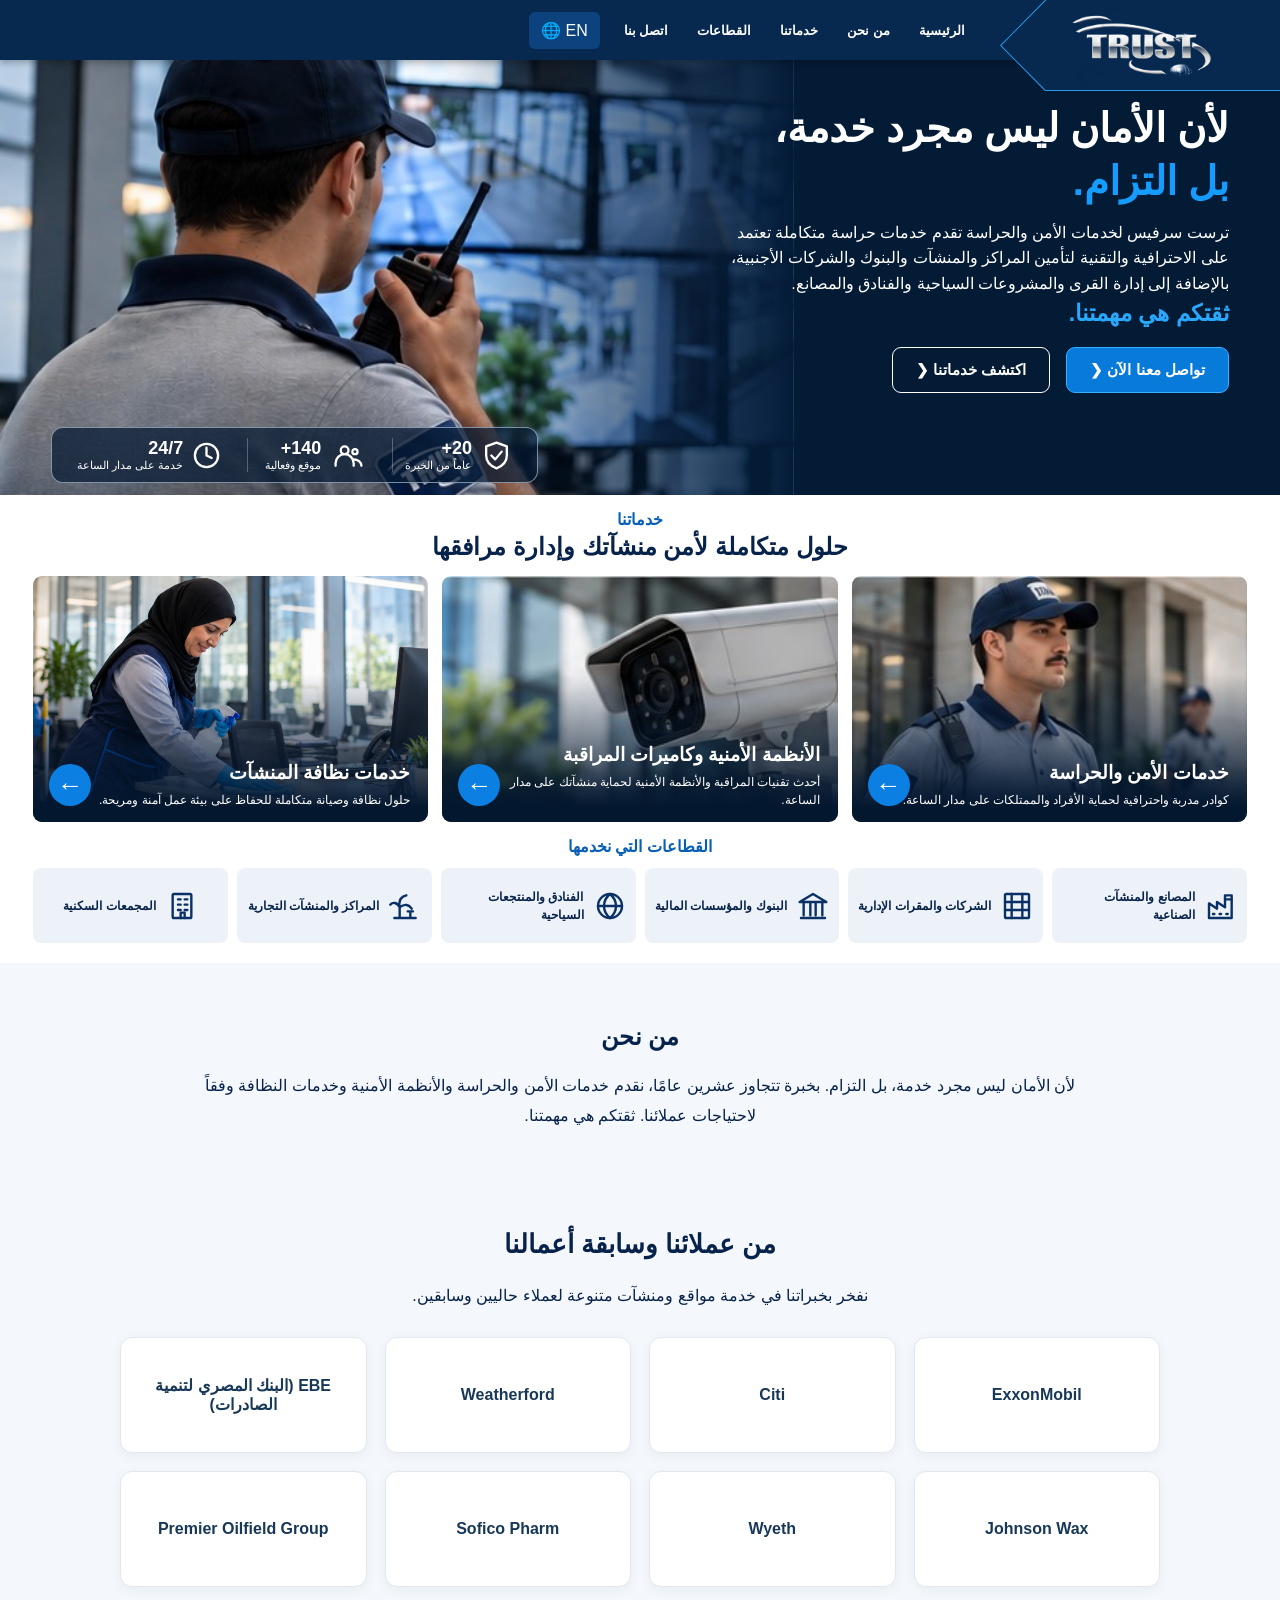
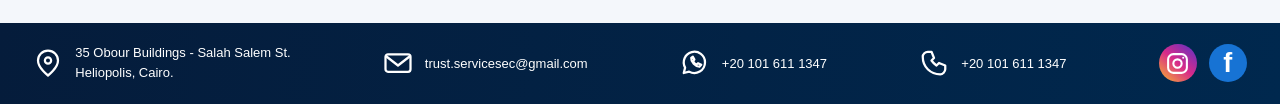
<file: index.html>
<!doctype html><html lang="ar" dir="rtl"><head><meta charset="utf-8"><meta name="viewport" content="width=device-width, initial-scale=1"><meta name="description" content="ترست سرفيس شركة أمن وحراسة في مصر بخبرة أكثر من 20 عامًا. حراسة مصانع ومخازن وشركات، إشراف مستمر، كاميرات مراقبة وخدمات نظافة."/><title>شركة أمن وحراسة في مصر | ترست سرفيس Trust Service</title><link rel="canonical" href="https://trustserviceeg.com/"><meta name="robots" content="index, follow"><meta property="og:type" content="website"><meta property="og:locale" content="ar_EG"><meta property="og:site_name" content="Trust Service"><meta property="og:title" content="شركة أمن وحراسة في مصر | ترست سرفيس"><meta property="og:description" content="خدمات أمن وحراسة للمصانع والمخازن والشركات والعقارات، وكاميرات مراقبة ونظافة منشآت."><meta property="og:url" content="https://trustserviceeg.com/"><link rel="stylesheet" href="style.css?v=rtl-fix5"></head><body>
<header class="top"><div class="brand"><svg class="brand-outline" viewBox="0 0 280 90" preserveAspectRatio="none" aria-hidden="true"><path d="M45 0 L0 45 L45 90 H280"/></svg><img src="assets/logo_transparent.png" alt="TRUST Service"></div><nav class="nav" aria-label="Main navigation"><a href="#home" data-ar="الرئيسية" data-en="Home">الرئيسية</a><a href="about.html" data-ar="من نحن" data-en="About">من نحن</a><a href="security.html" data-ar="خدماتنا" data-en="Services">خدماتنا</a><a href="#sectors" data-ar="القطاعات" data-en="Sectors">القطاعات</a><a href="contact.html" data-ar="اتصل بنا" data-en="Contact">اتصل بنا</a></nav><button class="lang" id="lang" type="button">EN 🌐</button><button class="hamburger" id="menu" type="button" aria-label="Toggle menu" aria-expanded="false">☰</button></header>
<main><section class="hero" id="home"><div class="hero-photo" role="img" aria-label="Security guard monitoring CCTV displays"></div><div class="hero-copy"><h1 data-ar="لأن الأمان ليس مجرد خدمة،<br><em>بل التزام.</em>" data-en="Security is more than a service,<br><em>it's a commitment.</em>">لأن الأمان ليس مجرد خدمة،<br><em>بل التزام.</em></h1><p data-ar="ترست سرفيس لخدمات الأمن والحراسة تقدم خدمات حراسة متكاملة تعتمد على الاحترافية والتقنية لتأمين المراكز والمنشآت والبنوك والشركات الأجنبية، بالإضافة إلى إدارة القرى والمشروعات السياحية والفنادق والمصانع." data-en="Trust Service provides professional security and technology-driven solutions for commercial premises, banks, international companies, tourism projects, hotels and factories.">ترست سرفيس لخدمات الأمن والحراسة تقدم خدمات حراسة متكاملة تعتمد على الاحترافية والتقنية لتأمين المراكز والمنشآت والبنوك والشركات الأجنبية، بالإضافة إلى إدارة القرى والمشروعات السياحية والفنادق والمصانع.</p><strong data-ar="ثقتكم هي مهمتنا." data-en="Your trust is our mission.">ثقتكم هي مهمتنا.</strong><div class="hero-buttons"><a class="btn primary" href="#contact" data-ar="تواصل معنا الآن ❮" data-en="Contact Us ❯">تواصل معنا الآن ❮</a><a class="btn outline" href="#services" data-ar="اكتشف خدماتنا ❮" data-en="Explore Services ❯">اكتشف خدماتنا ❮</a></div></div><div class="stats"><div><span class="stat-icon"><svg viewBox="0 0 24 24" width="30" height="30" fill="none" stroke="currentColor" stroke-width="1.8" stroke-linecap="round" stroke-linejoin="round" aria-hidden="true"><path d="M12 2 4 5v7c0 5 3 8 8 10 5-2 8-5 8-10V5z"/><path d="m8 12 3 3 5-6"/></svg></span><b>20+</b><small data-ar="عاماً من الخبرة" data-en="Years of experience">عاماً من الخبرة</small></div><div><span class="stat-icon"><svg viewBox="0 0 24 24" width="30" height="30" fill="none" stroke="currentColor" stroke-width="1.8" stroke-linecap="round" stroke-linejoin="round" aria-hidden="true"><circle cx="9" cy="8" r="3"/><circle cx="17" cy="9" r="2"/><path d="M2 20v-2a7 7 0 0 1 14 0v2M16 15c3 0 6 2 6 5"/></svg></span><b>140+</b><small data-ar="موقع وفعالية" data-en="Sites & events served">موقع وفعالية</small></div><div><span class="stat-icon"><svg viewBox="0 0 24 24" width="30" height="30" fill="none" stroke="currentColor" stroke-width="1.8" stroke-linecap="round" stroke-linejoin="round" aria-hidden="true"><circle cx="12" cy="12" r="9"/><path d="M12 6v6l4 2"/></svg></span><b>24/7</b><small data-ar="خدمة على مدار الساعة" data-en="Around-the-clock security">خدمة على مدار الساعة</small></div></div></section>
<section class="services" id="services"><div class="section-label" data-ar="خدماتنا" data-en="Our Services">خدماتنا</div><h2 data-ar="حلول متكاملة لأمن منشآتك وإدارة مرافقها" data-en="Integrated Security & Facility Solutions">حلول متكاملة لأمن منشآتك وإدارة مرافقها</h2><div class="cards"><article class="card"><img src="assets/guards.jpg" alt="Security guards in uniform"><div class="shade"><h3 data-ar="خدمات الأمن والحراسة" data-en="Security Guarding">خدمات الأمن والحراسة</h3><p data-ar="كوادر مدربة واحترافية لحماية الأفراد والممتلكات على مدار الساعة." data-en="Trained professionals protecting people and property around the clock.">كوادر مدربة واحترافية لحماية الأفراد والممتلكات على مدار الساعة.</p></div><a href="security.html" aria-label="Explore security guarding"><span data-ar="←" data-en="→">←</span></a></article><article class="card"><img src="assets/cctv.jpg" alt="Security CCTV camera"><div class="shade"><h3 data-ar="الأنظمة الأمنية وكاميرات المراقبة" data-en="Security Systems & CCTV">الأنظمة الأمنية وكاميرات المراقبة</h3><p data-ar="أحدث تقنيات المراقبة والأنظمة الأمنية لحماية منشآتك على مدار الساعة." data-en="Surveillance and security technology to protect your premises.">أحدث تقنيات المراقبة والأنظمة الأمنية لحماية منشآتك على مدار الساعة.</p></div><a href="cctv.html" aria-label="Explore CCTV and security systems"><span data-ar="←" data-en="→">←</span></a></article><article class="card"><img src="assets/facility_cleaning_approved.png" alt="Female professional cleaner"><div class="shade"><h3 data-ar="خدمات نظافة المنشآت" data-en="Facility Cleaning Services">خدمات نظافة المنشآت</h3><p data-ar="حلول نظافة وصيانة متكاملة للحفاظ على بيئة عمل آمنة ومريحة." data-en="Cleaning and cleaning services for safe, comfortable workplaces.">حلول نظافة وصيانة متكاملة للحفاظ على بيئة عمل آمنة ومريحة.</p></div><a href="facility.html" aria-label="Explore facility services"><span data-ar="←" data-en="→">←</span></a></article></div></section>
<section class="sectors" id="sectors"><div class="section-label" data-ar="القطاعات التي نخدمها" data-en="Sectors We Serve">القطاعات التي نخدمها</div><div class="sector-grid"><div><span class="sector-icon"><svg viewBox="0 0 24 24" width="30" height="30" fill="none" stroke="currentColor" stroke-width="1.8" stroke-linecap="round" stroke-linejoin="round" aria-hidden="true"><path d="M3 21V10l6 4V9l6 4V4h5v17z"/><path d="M6 18h1m4 0h1m4 0h1M16 7h4"/></svg></span><b data-ar="المصانع والمنشآت الصناعية" data-en="Factories & Industrial Sites">المصانع والمنشآت الصناعية</b></div><div><span class="sector-icon"><svg viewBox="0 0 24 24" width="30" height="30" fill="none" stroke="currentColor" stroke-width="1.8" stroke-linecap="round" stroke-linejoin="round" aria-hidden="true"><rect x="3" y="3" width="18" height="18" rx="1"/><path d="M8 3v18M16 3v18M3 9h18M3 15h18"/></svg></span><b data-ar="الشركات والمقرات الإدارية" data-en="Companies & Administrative Offices">الشركات والمقرات الإدارية</b></div><div><span class="sector-icon"><svg viewBox="0 0 24 24" width="30" height="30" fill="none" stroke="currentColor" stroke-width="1.8" stroke-linecap="round" stroke-linejoin="round" aria-hidden="true"><path d="m2 9 10-6 10 6M3 21h18M5 10v9m5-9v9m4-9v9m5-9v9M2 9h20"/></svg></span><b data-ar="البنوك والمؤسسات المالية" data-en="Banks & Financial Institutions">البنوك والمؤسسات المالية</b></div><div><span class="sector-icon"><svg viewBox="0 0 24 24" width="30" height="30" fill="none" stroke="currentColor" stroke-width="1.8" stroke-linecap="round" stroke-linejoin="round" aria-hidden="true"><circle cx="12" cy="12" r="9"/><path d="M3 12h18M12 3c-6 5-6 13 0 18m0-18c6 5 6 13 0 18"/></svg></span><b data-ar="الفنادق والمنتجعات السياحية" data-en="Hotels & Resorts">الفنادق والمنتجعات السياحية</b></div><div><span class="sector-icon"><svg viewBox="0 0 24 24" width="30" height="30" fill="none" stroke="currentColor" stroke-width="1.8" stroke-linecap="round" stroke-linejoin="round" aria-hidden="true"><path d="M4 21h16M8 21v-8m0 0c-2-4-5-4-7-2m7 2c-1-5 1-8 5-9m-5 9c4-3 7-2 9 1M16 21v-5m-2 0h4"/></svg></span><b data-ar="المراكز والمنشآت التجارية" data-en="Shopping Centers & Commercial Properties">المراكز والمنشآت التجارية</b></div><div><span class="sector-icon"><svg viewBox="0 0 24 24" width="30" height="30" fill="none" stroke="currentColor" stroke-width="1.8" stroke-linecap="round" stroke-linejoin="round" aria-hidden="true"><rect x="5" y="3" width="14" height="18" rx="1"/><path d="M9 7h2m3 0h2M9 11h2m3 0h2M9 15h2m3 0h2M11 21v-4h3v4"/></svg></span><b data-ar="المجمعات السكنية" data-en="Residential Compounds">المجمعات السكنية</b></div></div></section><section id="about" class="about"><h2 data-ar="من نحن" data-en="About Trust Service">من نحن</h2><p data-ar="لأن الأمان ليس مجرد خدمة، بل التزام. بخبرة تتجاوز عشرين عامًا، نقدم خدمات الأمن والحراسة والأنظمة الأمنية وخدمات النظافة وفقاً لاحتياجات عملائنا. ثقتكم هي مهمتنا." data-en="Security is more than a service — it's a commitment. With over twenty years of experience, we offer security, surveillance and facility solutions tailored to our customers. Your trust is our mission.">لأن الأمان ليس مجرد خدمة، بل التزام. بخبرة تتجاوز عشرين عامًا، نقدم خدمات الأمن والحراسة والأنظمة الأمنية وخدمات النظافة وفقاً لاحتياجات عملائنا. ثقتكم هي مهمتنا.</p></section><section class="client-history" id="clients" aria-labelledby="clients-title" style="padding:36px 5%;background:#f4f7fb;text-align:center"><h2 id="clients-title" data-ar="من عملائنا وسابقة أعمالنا" data-en="Selected Clients & Previous Work">من عملائنا وسابقة أعمالنا</h2><p data-ar="نفخر بخبراتنا في خدمة مواقع ومنشآت متنوعة لعملاء حاليين وسابقين." data-en="Our experience includes diverse facilities and sites for current and former clients.">نفخر بخبراتنا في خدمة مواقع ومنشآت متنوعة لعملاء حاليين وسابقين.</p><div class="client-logos"><div class="client-card"><span>ExxonMobil</span></div><div class="client-card"><span>Citi</span></div><div class="client-card"><span>Weatherford</span></div><div class="client-card"><span>EBE (البنك المصري لتنمية الصادرات)</span></div><div class="client-card"><span>Johnson Wax</span></div><div class="client-card"><span>Wyeth</span></div><div class="client-card"><span>Sofico Pharm</span></div><div class="client-card"><span>Premier Oilfield Group</span></div></div></section></main>
<footer id="contact"><div class="footer-inner"><div class="footer-social"><a aria-label="Facebook" href="https://www.facebook.com/share/1CmAo6zM5y/" target="_blank" rel="noopener">f</a><a aria-label="Instagram" href="https://www.instagram.com/trust.service.sec/" target="_blank" rel="noopener noreferrer"><svg viewBox="0 0 24 24" width="25" height="25" fill="none" stroke="currentColor" stroke-width="2" stroke-linecap="round" stroke-linejoin="round" aria-hidden="true"><rect x="3" y="3" width="18" height="18" rx="5"/><circle cx="12" cy="12" r="4"/><circle cx="17.5" cy="6.5" r="1" fill="currentColor" stroke="none"/></svg></a></div><a href="tel:+201016111347"><span class="footer-icon"><svg viewBox="0 0 24 24" width="30" height="30" fill="none" stroke="currentColor" stroke-width="1.8" stroke-linecap="round" stroke-linejoin="round" aria-hidden="true"><path d="M7 3h3l2 5-2 2a16 16 0 0 0 4 4l2-2 5 2v3c0 2-2 4-4 4C9 21 3 15 3 7c0-2 2-4 4-4z"/></svg></span><span dir="ltr">+20 101 611 1347</span></a><a href="https://wa.me/201016111347" target="_blank" rel="noopener"><span class="footer-icon"><svg viewBox="0 0 24 24" width="30" height="30" fill="none" stroke="currentColor" stroke-width="1.8" stroke-linecap="round" stroke-linejoin="round" aria-hidden="true"><path d="M20 11.5a8.5 8.5 0 0 1-12.7 7.4L3 20l1.1-4.3A8.5 8.5 0 1 1 20 11.5z"/><path d="M9 8c-.4 3 3.5 6.8 6.5 7l1.5-1.6-2.6-1.2-1.2 1c-1.2-.5-2.2-1.5-2.7-2.7l1-1.2L10.3 7z"/></svg></span><span dir="ltr">+20 101 611 1347</span></a><a href="mailto:trust.servicesec@gmail.com"><span class="footer-icon"><svg viewBox="0 0 24 24" width="30" height="30" fill="none" stroke="currentColor" stroke-width="1.8" stroke-linecap="round" stroke-linejoin="round" aria-hidden="true"><rect x="2" y="5" width="20" height="14" rx="2"/><path d="m3 7 9 7 9-7"/></svg></span>trust.servicesec@gmail.com</a><div class="address"><span class="footer-icon"><svg viewBox="0 0 24 24" width="30" height="30" fill="none" stroke="currentColor" stroke-width="1.8" stroke-linecap="round" stroke-linejoin="round" aria-hidden="true"><path d="M20 10c0 6-8 12-8 12S4 16 4 10a8 8 0 0 1 16 0z"/><circle cx="12" cy="10" r="2.5"/></svg></span><span dir="ltr"><bdi dir="ltr">35 Obour Buildings - Salah Salem St.<br>Heliopolis, Cairo.</bdi></span></div></div></footer><script src="script.js?v=native-nav3"></script></body></html>
</file>
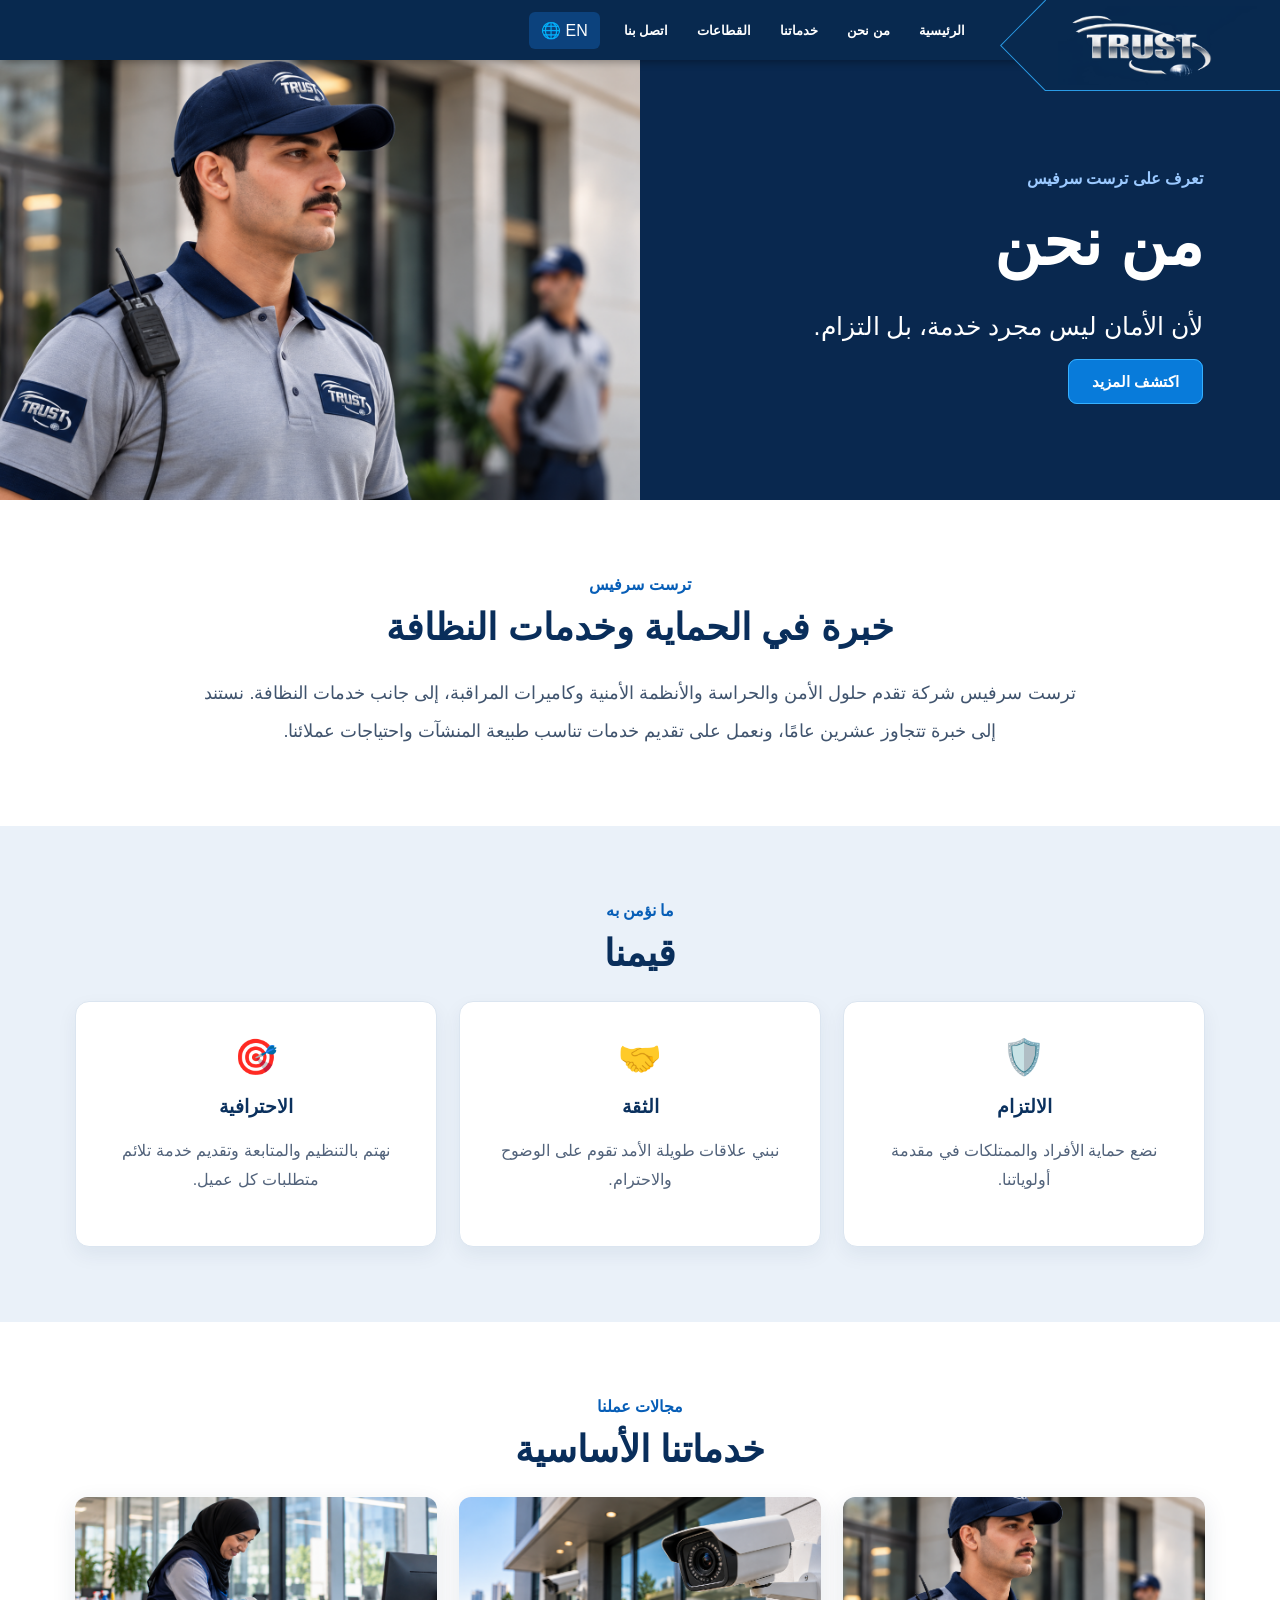
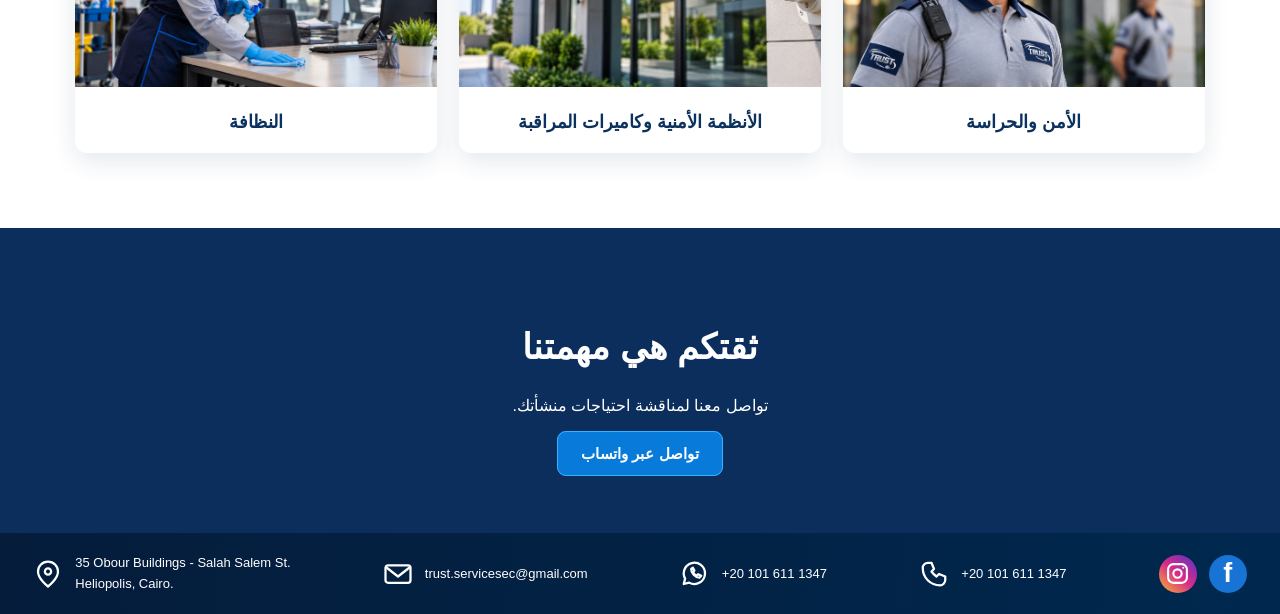
<file: about.html>
<!doctype html><html lang="ar" dir="rtl"><head><meta charset="utf-8"><meta name="viewport" content="width=device-width, initial-scale=1"><meta name="description" content="تعرف على ترست سرفيس، شركة مصرية بخبرة أكثر من 20 عامًا في الأمن والحراسة وتأمين المصانع والمخازن والشركات، مع إشراف ومتابعة مستمرة."/><title>من نحن | ترست سرفيس للأمن والحراسة</title><link rel="stylesheet" href="style.css?v=rtl-fix5"><link rel="stylesheet" href="about.css?v=mobile-overflow4"><link rel="canonical" href="https://trustserviceeg.com/about.html"/></head><body><header class="top"><div class="brand"><svg class="brand-outline" viewBox="0 0 280 90" preserveAspectRatio="none" aria-hidden="true"><path d="M45 0 L0 45 L45 90 H280"/></svg><img src="assets/logo_transparent.png" alt="TRUST Service"></div><nav class="nav" aria-label="Main navigation"><a href="index.html" data-ar="الرئيسية" data-en="Home">الرئيسية</a><a href="about.html" data-ar="من نحن" data-en="About">من نحن</a><a href="security.html" data-ar="خدماتنا" data-en="Services">خدماتنا</a><a href="index.html#sectors" data-ar="القطاعات" data-en="Sectors">القطاعات</a><a href="contact.html" data-ar="اتصل بنا" data-en="Contact">اتصل بنا</a></nav><button class="lang" id="lang" type="button">EN 🌐</button><button class="hamburger" id="menu" type="button" aria-label="Toggle menu" aria-expanded="false">☰</button></header>
<main><section class="about-hero"><div class="about-hero-content"><span data-ar="تعرف على ترست سرفيس" data-en="GET TO KNOW TRUST SERVICE">تعرف على ترست سرفيس</span><h1 data-ar="من نحن" data-en="About Us">من نحن</h1><p data-ar="لأن الأمان ليس مجرد خدمة، بل التزام." data-en="Security is more than a service — it's a commitment.">لأن الأمان ليس مجرد خدمة، بل التزام.</p><a href="#story" class="btn primary" data-ar="اكتشف المزيد" data-en="Discover More">اكتشف المزيد</a></div><div class="about-hero-photo" role="img" aria-label="Trust Service security personnel"></div></section>
<section id="story" class="about-wrap about-intro"><div class="section-label" data-ar="ترست سرفيس" data-en="TRUST SERVICE">ترست سرفيس</div><h2 data-ar="خبرة في الحماية وخدمات النظافة" data-en="Experience in Security & Cleaning Services">خبرة في الحماية وخدمات النظافة</h2><p data-ar="ترست سرفيس شركة تقدم حلول الأمن والحراسة والأنظمة الأمنية وكاميرات المراقبة، إلى جانب خدمات النظافة. نستند إلى خبرة تتجاوز عشرين عامًا، ونعمل على تقديم خدمات تناسب طبيعة المنشآت واحتياجات عملائنا." data-en="Trust Service provides guarding, security systems and CCTV solutions, alongside facility management and cleaning services. Drawing on over twenty years of experience, we focus on services tailored to each site and client’s needs.">ترست سرفيس شركة تقدم حلول الأمن والحراسة والأنظمة الأمنية وكاميرات المراقبة، إلى جانب خدمات النظافة. نستند إلى خبرة تتجاوز عشرين عامًا، ونعمل على تقديم خدمات تناسب طبيعة المنشآت واحتياجات عملائنا.</p></section>
<section class="about-values"><div class="about-wrap"><div class="section-label" data-ar="ما نؤمن به" data-en="WHAT WE VALUE">ما نؤمن به</div><h2 data-ar="قيمنا" data-en="Our Values">قيمنا</h2><div class="about-value-grid">
<article><span>🛡️</span><h3 data-ar="الالتزام" data-en="Commitment">الالتزام</h3><p data-ar="نضع حماية الأفراد والممتلكات في مقدمة أولوياتنا." data-en="We prioritize protecting people and property.">نضع حماية الأفراد والممتلكات في مقدمة أولوياتنا.</p></article>
<article><span>🤝</span><h3 data-ar="الثقة" data-en="Trust">الثقة</h3><p data-ar="نبني علاقات طويلة الأمد تقوم على الوضوح والاحترام." data-en="We value lasting relationships built on clarity and respect.">نبني علاقات طويلة الأمد تقوم على الوضوح والاحترام.</p></article>
<article><span>🎯</span><h3 data-ar="الاحترافية" data-en="Professionalism">الاحترافية</h3><p data-ar="نهتم بالتنظيم والمتابعة وتقديم خدمة تلائم متطلبات كل عميل." data-en="We focus on organization, follow-through and client-specific service.">نهتم بالتنظيم والمتابعة وتقديم خدمة تلائم متطلبات كل عميل.</p></article>
</div></div></section>
<section class="about-wrap about-services"><div class="section-label" data-ar="مجالات عملنا" data-en="WHAT WE DO">مجالات عملنا</div><h2 data-ar="خدماتنا الأساسية" data-en="Our Core Services">خدماتنا الأساسية</h2><div class="about-service-links"><a href="security.html"><img src="assets/security_guard_updated.png" alt="Security guarding"><strong data-ar="الأمن والحراسة" data-en="Security Guarding">الأمن والحراسة</strong></a><a href="cctv.html"><img src="assets/cctv_clean.png" alt="CCTV systems"><strong data-ar="الأنظمة الأمنية وكاميرات المراقبة" data-en="Security Systems & CCTV">الأنظمة الأمنية وكاميرات المراقبة</strong></a><a href="facility.html"><img src="assets/facility_cleaning_approved.png" alt="Facility cleaning"><strong data-ar="النظافة" data-en="Cleaning Services">النظافة</strong></a></div></section>
<section class="about-cta"><h2 data-ar="ثقتكم هي مهمتنا" data-en="Your Trust Is Our Mission">ثقتكم هي مهمتنا</h2><p data-ar="تواصل معنا لمناقشة احتياجات منشأتك." data-en="Contact us to discuss your facility's needs.">تواصل معنا لمناقشة احتياجات منشأتك.</p><a class="btn primary" href="https://wa.me/201016111347" target="_blank" rel="noopener noreferrer" data-ar="تواصل عبر واتساب" data-en="Contact via WhatsApp">تواصل عبر واتساب</a></section></main>
<footer id="contact"><div class="footer-inner"><div class="footer-social"><a aria-label="Facebook" href="https://www.facebook.com/share/1CmAo6zM5y/" target="_blank" rel="noopener">f</a><a aria-label="Instagram" href="https://www.instagram.com/trust.service.sec/" target="_blank" rel="noopener noreferrer"><svg viewBox="0 0 24 24" width="25" height="25" fill="none" stroke="currentColor" stroke-width="2" stroke-linecap="round" stroke-linejoin="round" aria-hidden="true"><rect x="3" y="3" width="18" height="18" rx="5"/><circle cx="12" cy="12" r="4"/><circle cx="17.5" cy="6.5" r="1" fill="currentColor" stroke="none"/></svg></a></div><a href="tel:+201016111347"><span class="footer-icon"><svg viewBox="0 0 24 24" width="30" height="30" fill="none" stroke="currentColor" stroke-width="1.8" stroke-linecap="round" stroke-linejoin="round" aria-hidden="true"><path d="M7 3h3l2 5-2 2a16 16 0 0 0 4 4l2-2 5 2v3c0 2-2 4-4 4C9 21 3 15 3 7c0-2 2-4 4-4z"/></svg></span><span dir="ltr">+20 101 611 1347</span></a><a href="https://wa.me/201016111347" target="_blank" rel="noopener"><span class="footer-icon"><svg viewBox="0 0 24 24" width="30" height="30" fill="none" stroke="currentColor" stroke-width="1.8" stroke-linecap="round" stroke-linejoin="round" aria-hidden="true"><path d="M20 11.5a8.5 8.5 0 0 1-12.7 7.4L3 20l1.1-4.3A8.5 8.5 0 1 1 20 11.5z"/><path d="M9 8c-.4 3 3.5 6.8 6.5 7l1.5-1.6-2.6-1.2-1.2 1c-1.2-.5-2.2-1.5-2.7-2.7l1-1.2L10.3 7z"/></svg></span><span dir="ltr">+20 101 611 1347</span></a><a href="mailto:trust.servicesec@gmail.com"><span class="footer-icon"><svg viewBox="0 0 24 24" width="30" height="30" fill="none" stroke="currentColor" stroke-width="1.8" stroke-linecap="round" stroke-linejoin="round" aria-hidden="true"><rect x="2" y="5" width="20" height="14" rx="2"/><path d="m3 7 9 7 9-7"/></svg></span>trust.servicesec@gmail.com</a><div class="address"><span class="footer-icon"><svg viewBox="0 0 24 24" width="30" height="30" fill="none" stroke="currentColor" stroke-width="1.8" stroke-linecap="round" stroke-linejoin="round" aria-hidden="true"><path d="M20 10c0 6-8 12-8 12S4 16 4 10a8 8 0 0 1 16 0z"/><circle cx="12" cy="10" r="2.5"/></svg></span><span dir="ltr"><bdi dir="ltr">35 Obour Buildings - Salah Salem St.<br>Heliopolis, Cairo.</bdi></span></div></div></footer><script src="script.js?v=native-nav3"></script></body></html>
</file>
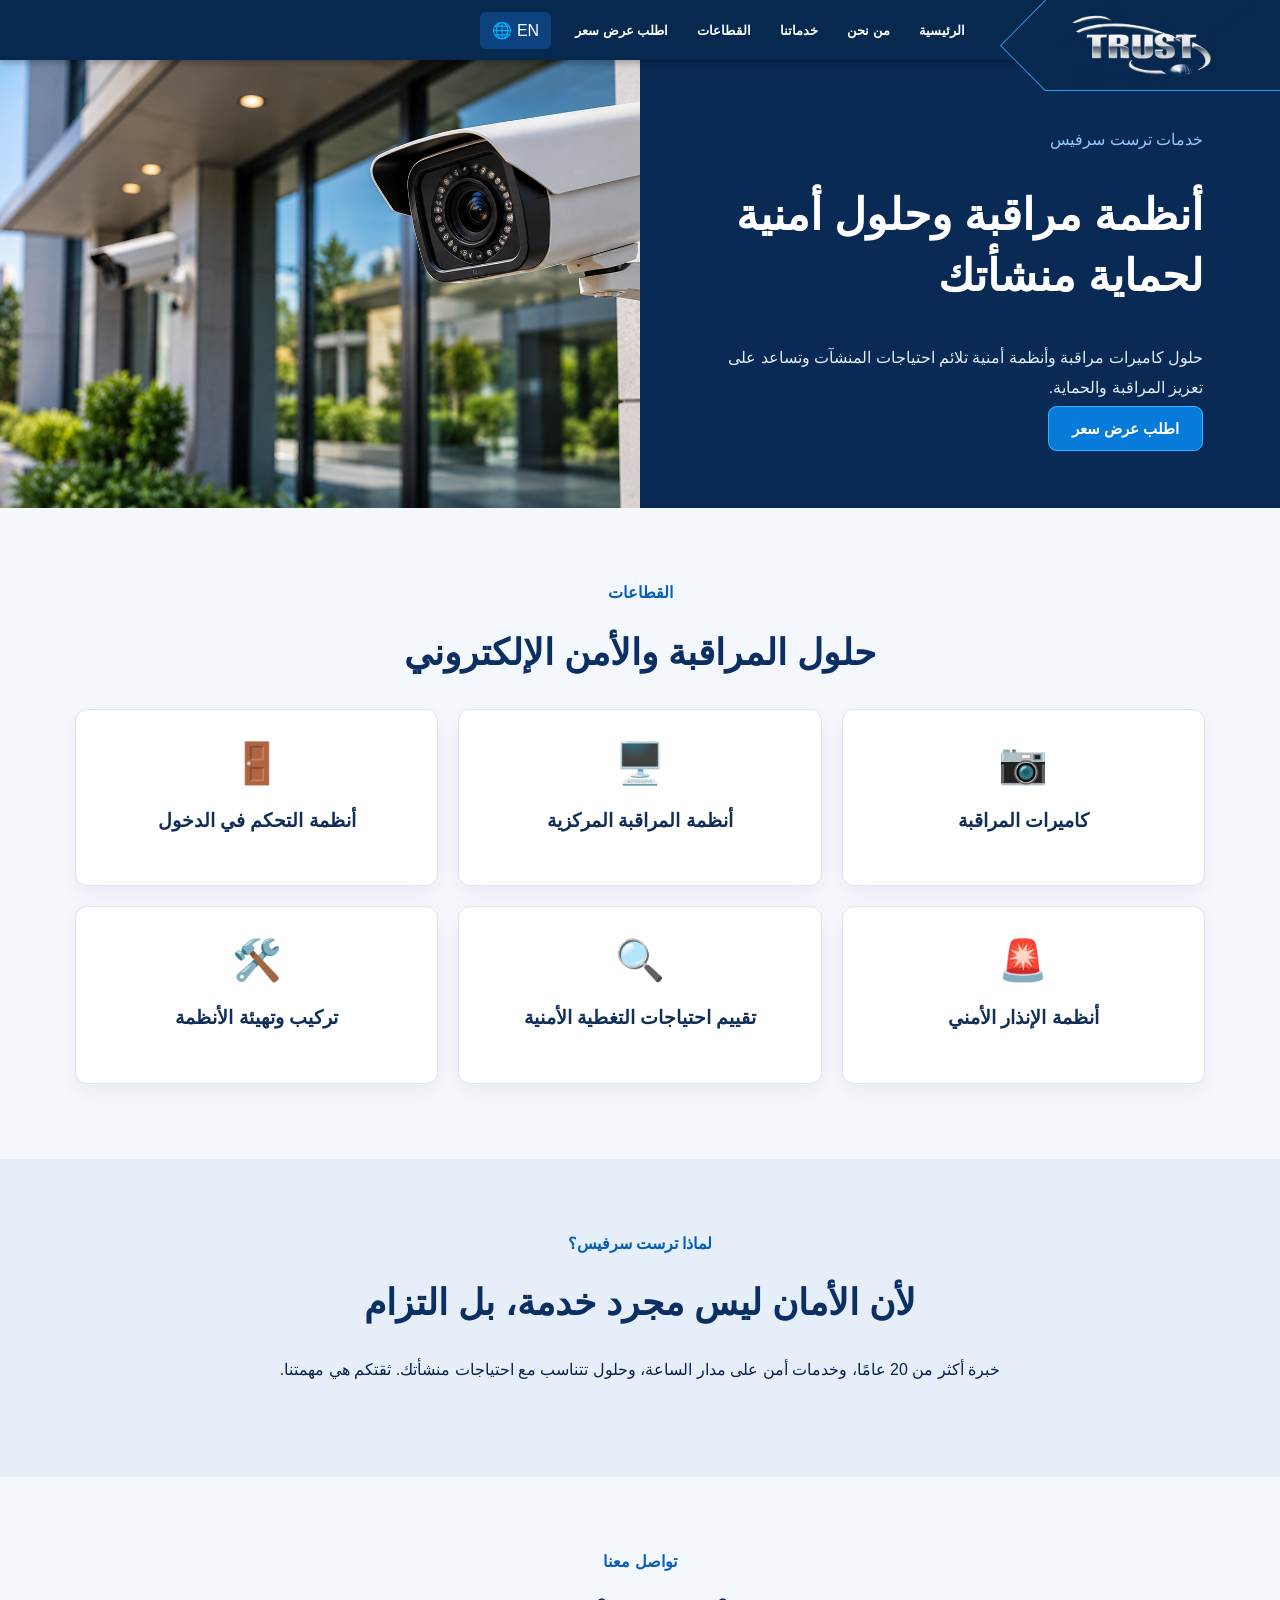
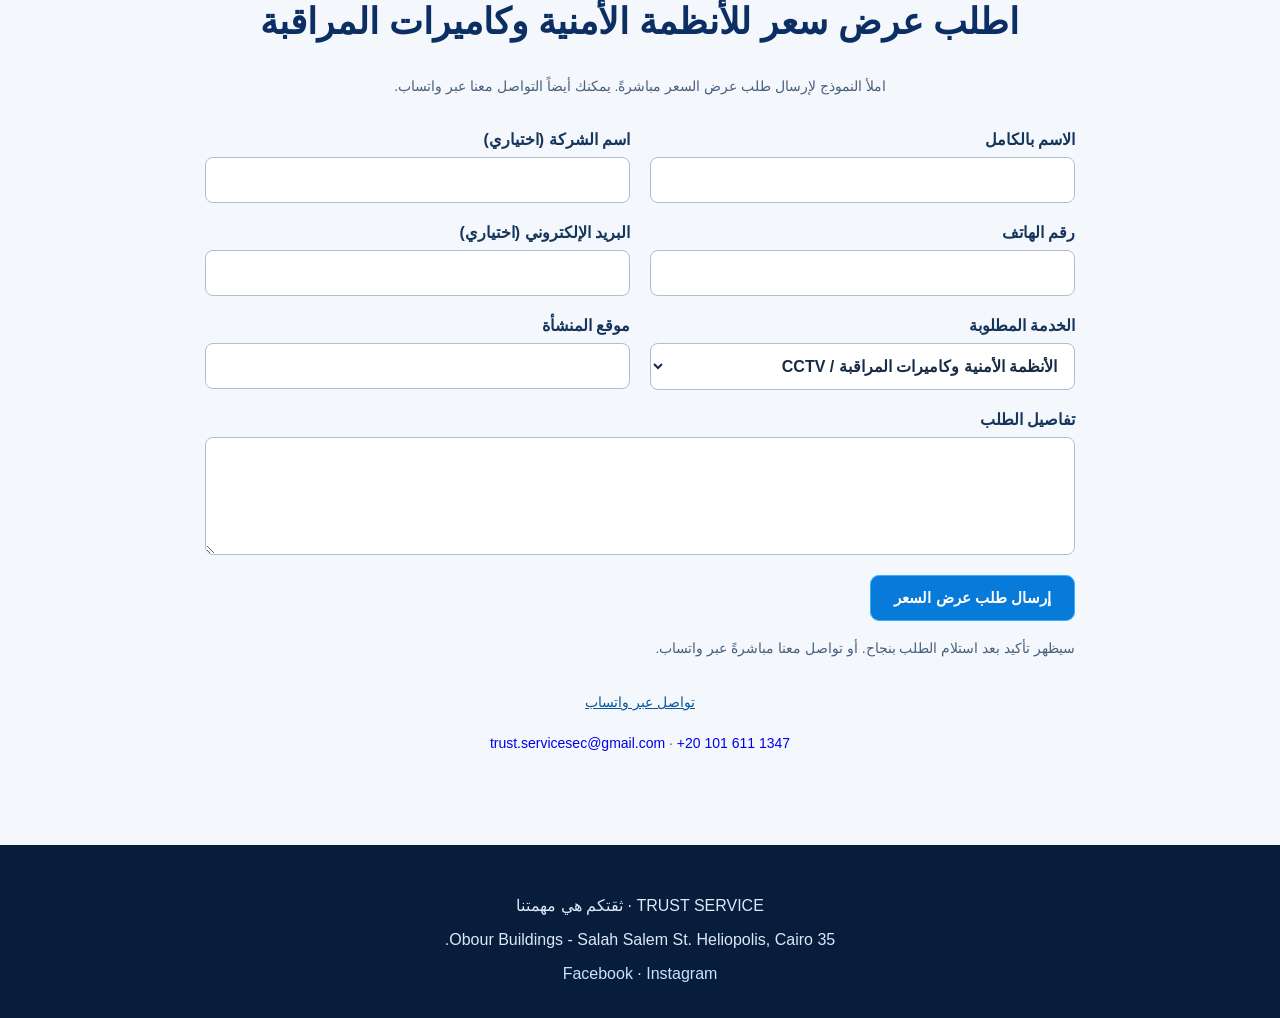
<file: cctv.html>
<!DOCTYPE html>
<html dir="rtl" lang="ar"><head><meta charset="utf-8"/><meta content="width=device-width,initial-scale=1" name="viewport"/><meta name="description" content="توريد وتركيب كاميرات مراقبة CCTV وأنظمة أمنية للمصانع والشركات والمنشآت من ترست سرفيس. تواصل معنا لطلب عرض سعر."/><title>كاميرات مراقبة CCTV وتوريد وتركيب الأنظمة | ترست سرفيس</title><link href="style.css?v=rtl-fix5" rel="stylesheet"/><link href="security.css?v=mobile-overflow4" rel="stylesheet"/><link rel="canonical" href="https://trustserviceeg.com/cctv.html"/></head><body>
<header class="top"><div class="brand"><svg aria-hidden="true" class="brand-outline" preserveaspectratio="none" viewbox="0 0 280 90"><path d="M45 0 L0 45 L45 90 H280"></path></svg><img alt="TRUST Service" src="assets/logo_transparent.png"/></div><nav aria-label="Main navigation" class="nav"><a data-ar="الرئيسية" data-en="Home" href="index.html">الرئيسية</a><a data-ar="من نحن" data-en="About" href="about.html">من نحن</a><a data-ar="خدماتنا" data-en="Services" href="index.html#services">خدماتنا</a><a data-ar="القطاعات" data-en="Sectors" href="index.html#sectors">القطاعات</a><a data-ar="اطلب عرض سعر" data-en="Request Quote" href="#quote">اطلب عرض سعر</a></nav><button class="lang" id="lang" type="button">EN 🌐</button><button aria-expanded="false" aria-label="Toggle menu" class="hamburger" id="menu" type="button">☰</button></header>
<main><section class="security-hero"><div class="security-hero-copy"><span data-ar="خدمات ترست سرفيس" data-en="TRUST SERVICE">خدمات ترست سرفيس</span><h1 data-ar="أنظمة مراقبة وحلول أمنية لحماية منشأتك" data-en="CCTV &amp; Security Systems for Your Business">أنظمة مراقبة وحلول أمنية لحماية منشأتك</h1><p data-ar="حلول كاميرات مراقبة وأنظمة أمنية تلائم احتياجات المنشآت وتساعد على تعزيز المراقبة والحماية." data-en="CCTV and security system solutions designed to improve visibility, monitoring and protection across your premises.">حلول كاميرات مراقبة وأنظمة أمنية تلائم احتياجات المنشآت وتساعد على تعزيز المراقبة والحماية.</p><a class="btn primary" data-ar="اطلب عرض سعر" data-en="Request a Quote" href="#quote">اطلب عرض سعر</a></div><img alt="CCTV security camera" src="assets/cctv_clean.png"/></section>
<section class="security-section"><div class="section-label" data-ar="القطاعات" data-en="SECTORS">القطاعات</div><h2 data-ar="حلول المراقبة والأمن الإلكتروني" data-en="Surveillance &amp; Electronic Security Solutions">حلول المراقبة والأمن الإلكتروني</h2><div class="security-grid">
<article><span>📷</span><h3 data-ar="كاميرات المراقبة" data-en="CCTV Surveillance">كاميرات المراقبة</h3></article>
<article><span>🖥️</span><h3 data-ar="أنظمة المراقبة المركزية" data-en="Centralized Monitoring">أنظمة المراقبة المركزية</h3></article>
<article><span>🚪</span><h3 data-ar="أنظمة التحكم في الدخول" data-en="Access Control Systems">أنظمة التحكم في الدخول</h3></article>
<article><span>🚨</span><h3 data-ar="أنظمة الإنذار الأمني" data-en="Security Alarm Systems">أنظمة الإنذار الأمني</h3></article>
<article><span>🔍</span><h3 data-ar="تقييم احتياجات التغطية الأمنية" data-en="Security Coverage Assessment">تقييم احتياجات التغطية الأمنية</h3></article>
<article><span>🛠️</span><h3 data-ar="تركيب وتهيئة الأنظمة" data-en="System Installation &amp; Configuration">تركيب وتهيئة الأنظمة</h3></article></div></section>
<section class="security-section security-why"><div class="section-label" data-ar="لماذا ترست سرفيس؟" data-en="WHY TRUST SERVICE?">لماذا ترست سرفيس؟</div><h2 data-ar="لأن الأمان ليس مجرد خدمة، بل التزام" data-en="Security is more than a service — it's a commitment">لأن الأمان ليس مجرد خدمة، بل التزام</h2><p data-ar="خبرة أكثر من 20 عامًا، وخدمات أمن على مدار الساعة، وحلول تتناسب مع احتياجات منشأتك. ثقتكم هي مهمتنا." data-en="Over 20 years of experience, around-the-clock security services, and solutions tailored to your facility. Your trust is our mission.">خبرة أكثر من 20 عامًا، وخدمات أمن على مدار الساعة، وحلول تتناسب مع احتياجات منشأتك. ثقتكم هي مهمتنا.</p></section>
<section class="security-section quote-section" id="quote"><div class="section-label" data-ar="تواصل معنا" data-en="GET IN TOUCH">تواصل معنا</div><h2 data-ar="اطلب عرض سعر للأنظمة الأمنية وكاميرات المراقبة" data-en="Request a CCTV &amp; Security Systems Quote">اطلب عرض سعر للأنظمة الأمنية وكاميرات المراقبة</h2><p class="quote-note" data-ar="املأ النموذج لإرسال طلب عرض السعر مباشرةً. يمكنك أيضاً التواصل معنا عبر واتساب." data-en="Complete the form to submit your quotation request directly. You can also contact us via WhatsApp.">املأ النموذج لإرسال طلب عرض السعر مباشرةً. يمكنك أيضاً التواصل معنا عبر واتساب.</p><form action="https://formspree.io/f/mkjjrkyz" class="quote-form" data-formspree="true" id="quoteForm" method="POST"><div aria-hidden="true" class="form-honeypot"><label>Leave this field empty<input autocomplete="off" name="_gotcha" tabindex="-1" type="text"/></label></div><input name="_subject" type="hidden" value="Trust Service — New Quotation Request"/>
<label><span data-ar="الاسم بالكامل" data-en="Full name">الاسم بالكامل</span><input maxlength="100" name="name" required=""/></label>
<label><span data-ar="اسم الشركة (اختياري)" data-en="Company (optional)">اسم الشركة (اختياري)</span><input maxlength="120" name="company"/></label>
<label><span data-ar="رقم الهاتف" data-en="Phone number">رقم الهاتف</span><input maxlength="25" name="phone" required="" type="tel"/></label>
<label><span data-ar="البريد الإلكتروني (اختياري)" data-en="Email (optional)">البريد الإلكتروني (اختياري)</span><input maxlength="150" name="email" type="email"/></label>
<label><span data-ar="الخدمة المطلوبة" data-en="Requested service">الخدمة المطلوبة</span><select name="service" required=""><option value="الأنظمة الأمنية وكاميرات المراقبة">الأنظمة الأمنية وكاميرات المراقبة / CCTV</option><option value="خدمات الأمن والحراسة">خدمات الأمن والحراسة / Security Guarding</option><option value="خدمات النظافة">خدمات النظافة / Cleaning Services</option></select></label>
<label><span data-ar="موقع المنشأة" data-en="Facility location">موقع المنشأة</span><input maxlength="150" name="location" required=""/></label>
<label class="full"><span data-ar="تفاصيل الطلب" data-en="Requirements">تفاصيل الطلب</span><textarea maxlength="2000" name="details" required="" rows="5"></textarea></label>
<div class="full"><button class="btn primary" data-ar="إرسال طلب عرض السعر" data-en="Submit Quotation Request" type="submit">إرسال طلب عرض السعر</button><p class="quote-note" data-ar="سيظهر تأكيد بعد استلام الطلب بنجاح. أو تواصل معنا مباشرةً عبر واتساب." data-en="You will see a confirmation after your request is received. Or contact us directly via WhatsApp.">سيظهر تأكيد بعد استلام الطلب بنجاح. أو تواصل معنا مباشرةً عبر واتساب.</p></div>
<p aria-live="polite" class="form-status" role="status"></p></form><p class="quote-note whatsapp-alt"><a data-ar="تواصل عبر واتساب" data-en="Contact via WhatsApp" href="https://wa.me/201016111347" rel="noopener noreferrer" target="_blank">تواصل عبر واتساب</a></p><p class="quote-note"><a href="mailto:trust.servicesec@gmail.com">trust.servicesec@gmail.com</a> · <a href="tel:+201016111347">+20 101 611 1347</a></p></section></main>
<footer class="security-footer"><p>TRUST SERVICE · <span data-ar="ثقتكم هي مهمتنا" data-en="Your trust is our mission">ثقتكم هي مهمتنا</span></p><p>35 Obour Buildings - Salah Salem St. Heliopolis, Cairo.</p><a href="https://www.facebook.com/share/1CmAo6zM5y/" rel="noopener noreferrer" target="_blank">Facebook</a> · <a href="https://www.instagram.com/trust.service.sec/" rel="noopener noreferrer" target="_blank">Instagram</a></footer>
<script src="script.js?v=native-nav3"></script><script src="forms.js"></script></body></html>
</file>
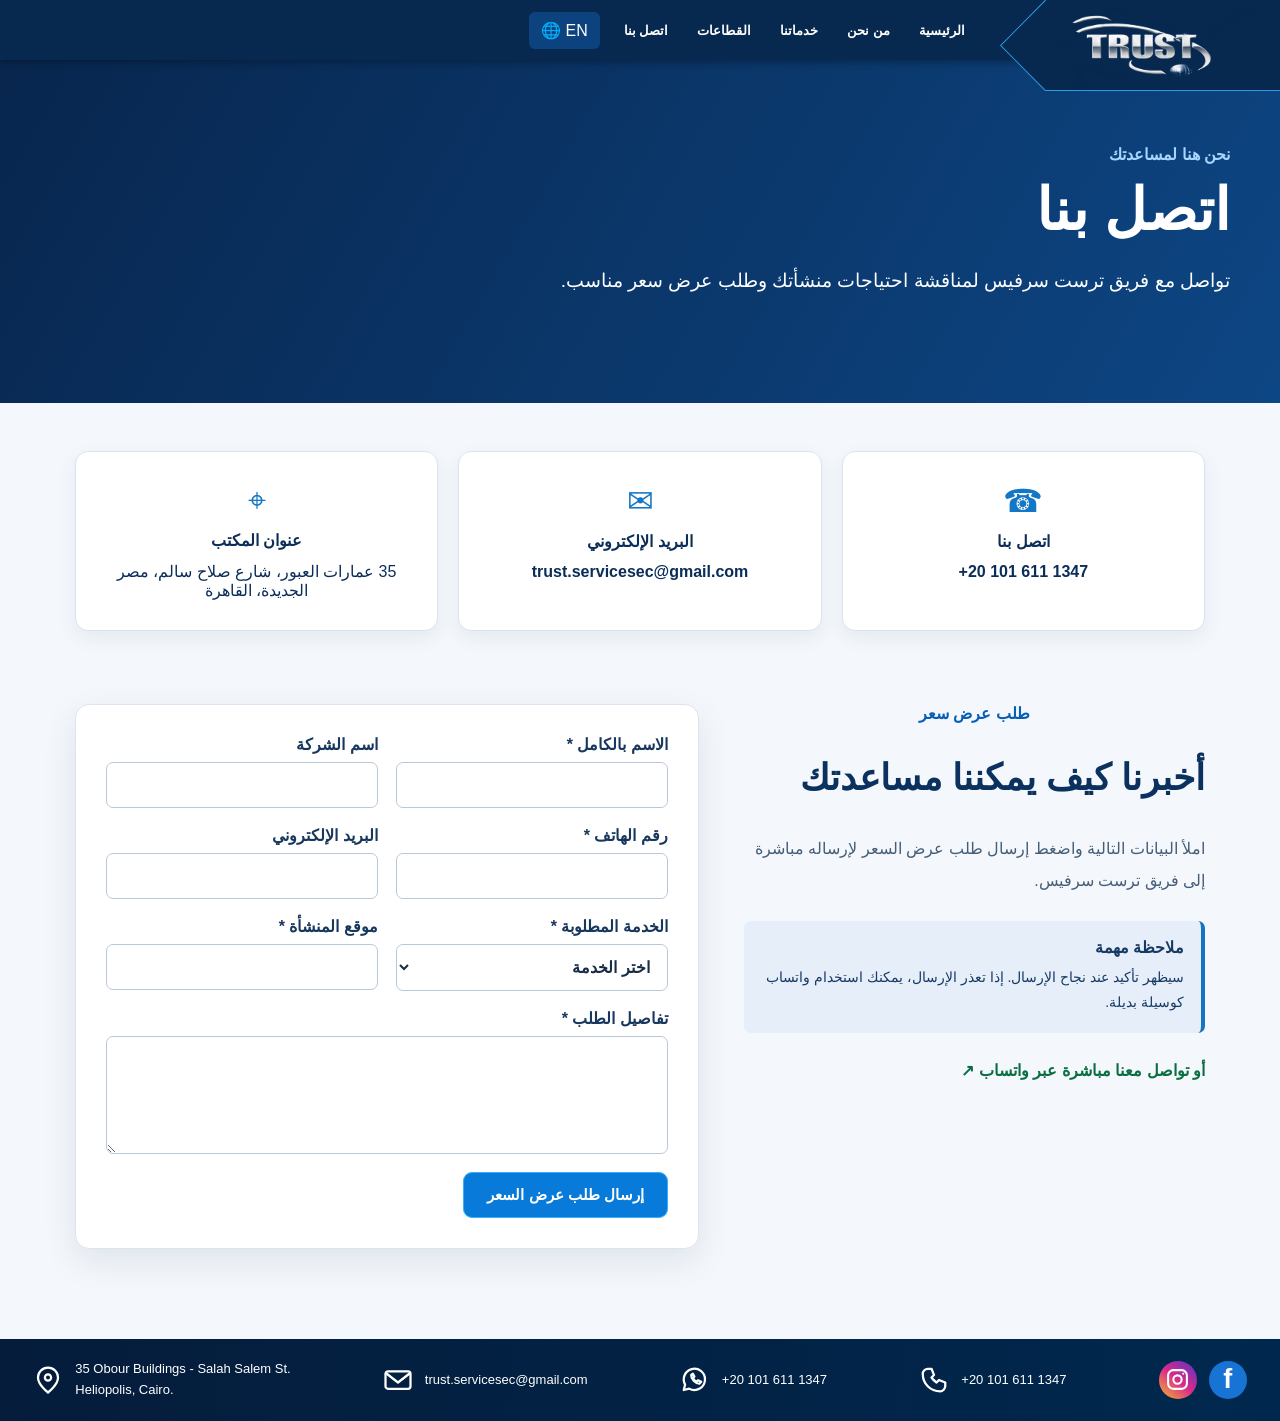
<file: contact.html>
<!DOCTYPE html>
<html dir="rtl" lang="ar"><head><meta charset="utf-8"/><meta content="width=device-width, initial-scale=1" name="viewport"/><meta name="description" content="تواصل مع ترست سرفيس لطلب عرض سعر لخدمات الأمن والحراسة، كاميرات المراقبة وخدمات النظافة للمصانع والمخازن والشركات."/><title>اتصل بنا واطلب عرض سعر | ترست سرفيس</title><link href="style.css?v=rtl-fix5" rel="stylesheet"/><link href="contact.css" rel="stylesheet"/><link rel="canonical" href="https://trustserviceeg.com/contact.html"/></head><body><header class="top"><div class="brand"><svg aria-hidden="true" class="brand-outline" preserveaspectratio="none" viewbox="0 0 280 90"><path d="M45 0 L0 45 L45 90 H280"></path></svg><img alt="TRUST Service" src="assets/logo_transparent.png"/></div><nav aria-label="Main navigation" class="nav"><a data-ar="الرئيسية" data-en="Home" href="index.html">الرئيسية</a><a data-ar="من نحن" data-en="About" href="about.html">من نحن</a><a data-ar="خدماتنا" data-en="Services" href="security.html">خدماتنا</a><a data-ar="القطاعات" data-en="Sectors" href="index.html#sectors">القطاعات</a><a data-ar="اتصل بنا" data-en="Contact" href="contact.html">اتصل بنا</a></nav><button class="lang" id="lang" type="button">EN 🌐</button><button aria-expanded="false" aria-label="Toggle menu" class="hamburger" id="menu" type="button">☰</button></header>
<main><section class="contact-banner"><div class="contact-container"><span data-ar="نحن هنا لمساعدتك" data-en="WE'RE HERE TO HELP">نحن هنا لمساعدتك</span><h1 data-ar="اتصل بنا" data-en="Contact Us">اتصل بنا</h1><p data-ar="تواصل مع فريق ترست سرفيس لمناقشة احتياجات منشأتك وطلب عرض سعر مناسب." data-en="Talk to Trust Service about your facility's needs and request a tailored quotation.">تواصل مع فريق ترست سرفيس لمناقشة احتياجات منشأتك وطلب عرض سعر مناسب.</p></div></section>
<section class="contact-container contact-info"><a class="contact-tile" href="tel:+201016111347"><span class="contact-icon">☎</span><strong data-ar="اتصل بنا" data-en="Call Us">اتصل بنا</strong><b dir="ltr">+20 101 611 1347</b></a><a class="contact-tile" href="mailto:trust.servicesec@gmail.com"><span class="contact-icon">✉</span><strong data-ar="البريد الإلكتروني" data-en="Email">البريد الإلكتروني</strong><b>trust.servicesec@gmail.com</b></a><div class="contact-tile"><span class="contact-icon">⌖</span><strong data-ar="عنوان المكتب" data-en="Office Address">عنوان المكتب</strong><span data-ar="35 عمارات العبور، شارع صلاح سالم، مصر الجديدة، القاهرة" data-en="35 Obour Buildings, Salah Salem St., Heliopolis, Cairo">35 عمارات العبور، شارع صلاح سالم، مصر الجديدة، القاهرة</span></div></section>
<section class="contact-container contact-content" id="quote"><div class="contact-intro"><div class="section-label" data-ar="طلب عرض سعر" data-en="REQUEST A QUOTE">طلب عرض سعر</div><h2 data-ar="أخبرنا كيف يمكننا مساعدتك" data-en="Tell Us What You Need">أخبرنا كيف يمكننا مساعدتك</h2><p data-ar="املأ البيانات التالية واضغط إرسال طلب عرض السعر لإرساله مباشرة إلى فريق ترست سرفيس." data-en="Fill out the form and select Submit Quotation Request to send it directly to the Trust Service team.">املأ البيانات التالية واضغط إرسال طلب عرض السعر لإرساله مباشرة إلى فريق ترست سرفيس.</p><div class="contact-note"><strong data-ar="ملاحظة مهمة" data-en="Important Note">ملاحظة مهمة</strong><p data-ar="سيظهر تأكيد عند نجاح الإرسال. إذا تعذر الإرسال، يمكنك استخدام واتساب كوسيلة بديلة." data-en="A confirmation appears when submission succeeds. If it fails, you can contact us using WhatsApp.">سيظهر تأكيد عند نجاح الإرسال. إذا تعذر الإرسال، يمكنك استخدام واتساب كوسيلة بديلة.</p></div><a class="contact-whatsapp" data-ar="أو تواصل معنا مباشرة عبر واتساب ↗" data-en="Or chat with us directly on WhatsApp ↗" href="https://wa.me/201016111347" rel="noopener noreferrer" target="_blank">أو تواصل معنا مباشرة عبر واتساب ↗</a></div>
<form action="https://formspree.io/f/mkjjrkyz" class="contact-form" data-formspree="true" id="contactQuoteForm" method="POST"><div aria-hidden="true" class="form-honeypot"><label>Leave this field empty<input autocomplete="off" name="_gotcha" tabindex="-1" type="text"/></label></div><input name="_subject" type="hidden" value="Trust Service — New Quotation Request"/><label><span data-ar="الاسم بالكامل *" data-en="Full Name *">الاسم بالكامل *</span><input autocomplete="name" maxlength="100" name="name" required=""/></label><label><span data-ar="اسم الشركة" data-en="Company Name">اسم الشركة</span><input autocomplete="organization" maxlength="120" name="company"/></label><label><span data-ar="رقم الهاتف *" data-en="Phone Number *">رقم الهاتف *</span><input autocomplete="tel" maxlength="25" name="phone" required="" type="tel"/></label><label><span data-ar="البريد الإلكتروني" data-en="Email Address">البريد الإلكتروني</span><input autocomplete="email" maxlength="150" name="email" type="email"/></label><label><span data-ar="الخدمة المطلوبة *" data-en="Requested Service *">الخدمة المطلوبة *</span><select name="service" required=""><option data-ar="اختر الخدمة" data-en="Choose a service" disabled="" selected="" value="">اختر الخدمة</option><option data-ar="الأمن والحراسة" data-en="Security Guarding" value="Security Guarding">الأمن والحراسة</option><option data-ar="الأنظمة الأمنية وكاميرات المراقبة" data-en="CCTV &amp; Security Systems" value="CCTV &amp; Security Systems">الأنظمة الأمنية وكاميرات المراقبة</option><option data-ar="النظافة" data-en="Cleaning Services" value="Cleaning Services">النظافة</option></select></label><label><span data-ar="موقع المنشأة *" data-en="Facility Location *">موقع المنشأة *</span><input maxlength="150" name="location" required=""/></label><label class="full"><span data-ar="تفاصيل الطلب *" data-en="Request Details *">تفاصيل الطلب *</span><textarea maxlength="2000" name="details" required="" rows="5"></textarea></label><div class="full"><button class="btn primary" data-ar="إرسال طلب عرض السعر" data-en="Submit Quotation Request" type="submit">إرسال طلب عرض السعر</button></div><p aria-live="polite" class="form-status" role="status"></p></form></section></main><footer id="contact"><div class="footer-inner"><div class="footer-social"><a aria-label="Facebook" href="https://www.facebook.com/share/1CmAo6zM5y/" rel="noopener" target="_blank">f</a><a aria-label="Instagram" href="https://www.instagram.com/trust.service.sec/" rel="noopener noreferrer" target="_blank"><svg aria-hidden="true" fill="none" height="25" stroke="currentColor" stroke-linecap="round" stroke-linejoin="round" stroke-width="2" viewbox="0 0 24 24" width="25"><rect height="18" rx="5" width="18" x="3" y="3"></rect><circle cx="12" cy="12" r="4"></circle><circle cx="17.5" cy="6.5" fill="currentColor" r="1" stroke="none"></circle></svg></a></div><a href="tel:+201016111347"><span class="footer-icon"><svg aria-hidden="true" fill="none" height="30" stroke="currentColor" stroke-linecap="round" stroke-linejoin="round" stroke-width="1.8" viewbox="0 0 24 24" width="30"><path d="M7 3h3l2 5-2 2a16 16 0 0 0 4 4l2-2 5 2v3c0 2-2 4-4 4C9 21 3 15 3 7c0-2 2-4 4-4z"></path></svg></span><span dir="ltr">+20 101 611 1347</span></a><a href="https://wa.me/201016111347" rel="noopener" target="_blank"><span class="footer-icon"><svg aria-hidden="true" fill="none" height="30" stroke="currentColor" stroke-linecap="round" stroke-linejoin="round" stroke-width="1.8" viewbox="0 0 24 24" width="30"><path d="M20 11.5a8.5 8.5 0 0 1-12.7 7.4L3 20l1.1-4.3A8.5 8.5 0 1 1 20 11.5z"></path><path d="M9 8c-.4 3 3.5 6.8 6.5 7l1.5-1.6-2.6-1.2-1.2 1c-1.2-.5-2.2-1.5-2.7-2.7l1-1.2L10.3 7z"></path></svg></span><span dir="ltr">+20 101 611 1347</span></a><a href="mailto:trust.servicesec@gmail.com"><span class="footer-icon"><svg aria-hidden="true" fill="none" height="30" stroke="currentColor" stroke-linecap="round" stroke-linejoin="round" stroke-width="1.8" viewbox="0 0 24 24" width="30"><rect height="14" rx="2" width="20" x="2" y="5"></rect><path d="m3 7 9 7 9-7"></path></svg></span>trust.servicesec@gmail.com</a><div class="address"><span class="footer-icon"><svg aria-hidden="true" fill="none" height="30" stroke="currentColor" stroke-linecap="round" stroke-linejoin="round" stroke-width="1.8" viewbox="0 0 24 24" width="30"><path d="M20 10c0 6-8 12-8 12S4 16 4 10a8 8 0 0 1 16 0z"></path><circle cx="12" cy="10" r="2.5"></circle></svg></span><span dir="ltr"><bdi dir="ltr">35 Obour Buildings - Salah Salem St.<br/>Heliopolis, Cairo.</bdi></span></div></div></footer><script src="script.js?v=native-nav3"></script><script src="forms.js"></script></body></html>
</file>
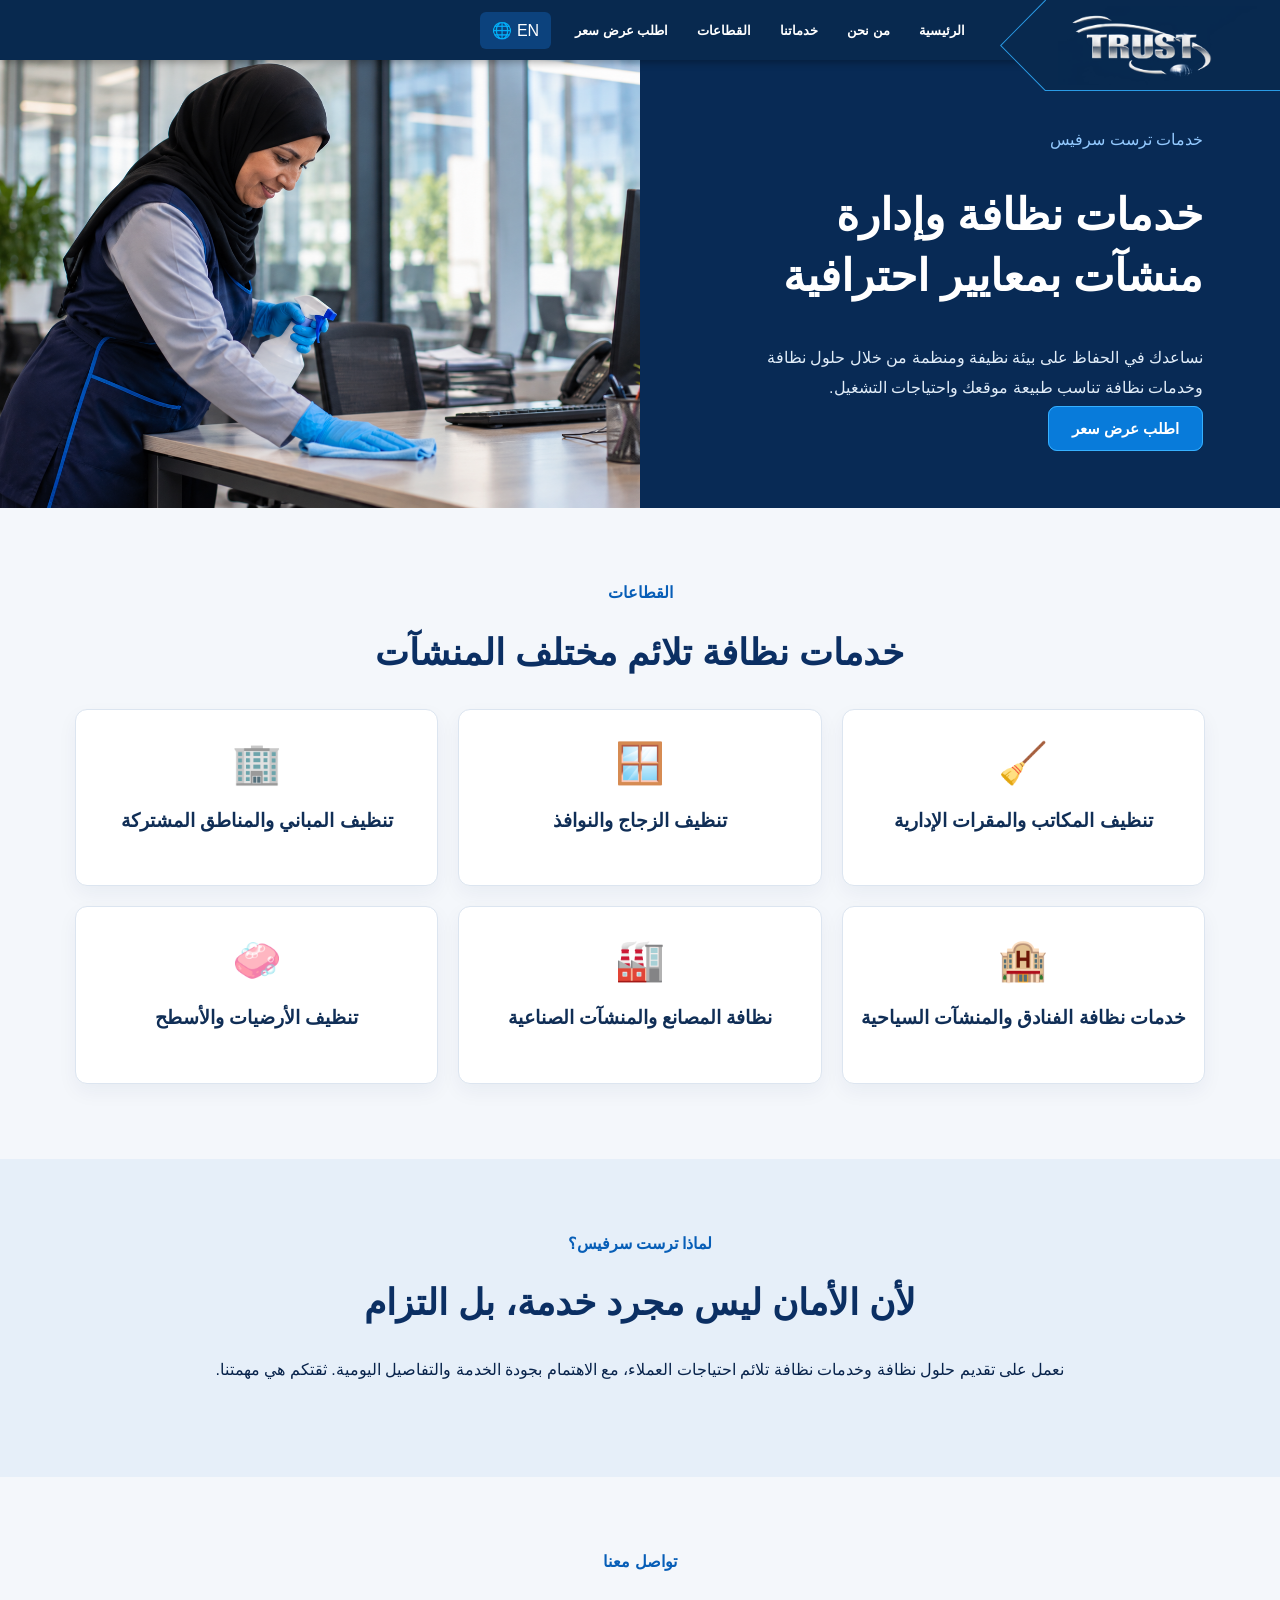
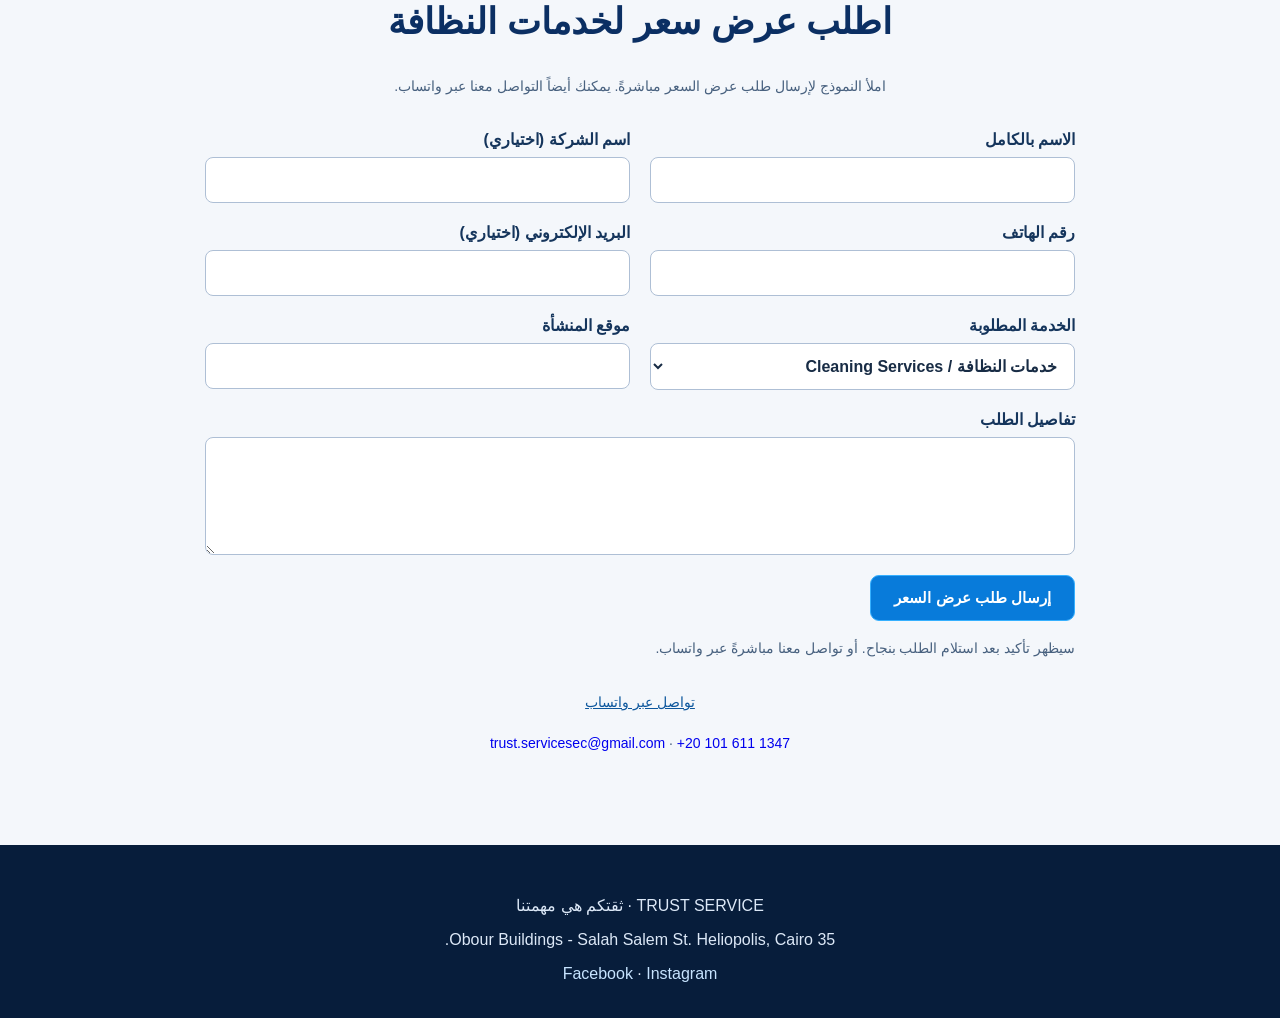
<file: facility.html>
<!DOCTYPE html>

<html dir="rtl" lang="ar"><head><meta charset="utf-8"/><meta content="width=device-width,initial-scale=1" name="viewport"/><meta name="description" content="خدمات نظافة دورية للشركات والمكاتب والمصانع والمنشآت من ترست سرفيس، وفق احتياجات الموقع. اطلب عرض سعر لخدمات النظافة."/><title>خدمات نظافة الشركات والمصانع | ترست سرفيس</title><link href="style.css?v=rtl-fix5" rel="stylesheet"/><link href="security.css?v=mobile-overflow4" rel="stylesheet"/><link rel="canonical" href="https://trustserviceeg.com/facility.html"/></head><body>
<header class="top"><div class="brand"><svg aria-hidden="true" class="brand-outline" preserveaspectratio="none" viewbox="0 0 280 90"><path d="M45 0 L0 45 L45 90 H280"></path></svg><img alt="TRUST Service" src="assets/logo_transparent.png"/></div><nav aria-label="Main navigation" class="nav"><a data-ar="الرئيسية" data-en="Home" href="index.html">الرئيسية</a><a data-ar="من نحن" data-en="About" href="index.html#about">من نحن</a><a data-ar="خدماتنا" data-en="Services" href="index.html#services">خدماتنا</a><a data-ar="القطاعات" data-en="Sectors" href="index.html#sectors">القطاعات</a><a data-ar="اطلب عرض سعر" data-en="Request Quote" href="#quote">اطلب عرض سعر</a></nav><button class="lang" id="lang" type="button">EN 🌐</button><button aria-expanded="false" aria-label="Toggle menu" class="hamburger" id="menu" type="button">☰</button></header>
<main><section class="security-hero"><div class="security-hero-copy"><span data-ar="خدمات ترست سرفيس" data-en="TRUST SERVICE">خدمات ترست سرفيس</span><h1 data-ar="خدمات نظافة وإدارة منشآت بمعايير احترافية" data-en="Professional Cleaning &amp; Cleaning Services">خدمات نظافة وإدارة منشآت بمعايير احترافية</h1><p data-ar="نساعدك في الحفاظ على بيئة نظيفة ومنظمة من خلال حلول نظافة وخدمات نظافة تناسب طبيعة موقعك واحتياجات التشغيل." data-en="Keep your premises clean and well-maintained with professional cleaning and cleaning services tailored to your workplace.">نساعدك في الحفاظ على بيئة نظيفة ومنظمة من خلال حلول نظافة وخدمات نظافة تناسب طبيعة موقعك واحتياجات التشغيل.</p><a class="btn primary" data-ar="اطلب عرض سعر" data-en="Request a Quote" href="#quote">اطلب عرض سعر</a></div><img alt="Professional female cleaner wiping an office desk" src="assets/facility_cleaning_approved.png"/></section>
<section class="security-section"><div class="section-label" data-ar="القطاعات" data-en="SECTORS">القطاعات</div><h2 data-ar="خدمات نظافة تلائم مختلف المنشآت" data-en="Cleaning &amp; Cleaning Services">خدمات نظافة تلائم مختلف المنشآت</h2><div class="security-grid">
<article><span>🧹</span><h3 data-ar="تنظيف المكاتب والمقرات الإدارية" data-en="Office &amp; Corporate Cleaning">تنظيف المكاتب والمقرات الإدارية</h3></article>
<article><span>🪟</span><h3 data-ar="تنظيف الزجاج والنوافذ" data-en="Glass &amp; Window Cleaning">تنظيف الزجاج والنوافذ</h3></article>
<article><span>🏢</span><h3 data-ar="تنظيف المباني والمناطق المشتركة" data-en="Building &amp; Common Area Cleaning">تنظيف المباني والمناطق المشتركة</h3></article>
<article><span>🏨</span><h3 data-ar="خدمات نظافة الفنادق والمنشآت السياحية" data-en="Hotel &amp; Hospitality Cleaning">خدمات نظافة الفنادق والمنشآت السياحية</h3></article>
<article><span>🏭</span><h3 data-ar="نظافة المصانع والمنشآت الصناعية" data-en="Industrial Facility Cleaning">نظافة المصانع والمنشآت الصناعية</h3></article>
<article><span>🧼</span><h3 data-ar="تنظيف الأرضيات والأسطح" data-en="Floor &amp; Surface Cleaning">تنظيف الأرضيات والأسطح</h3></article></div></section>
<section class="security-section security-why"><div class="section-label" data-ar="لماذا ترست سرفيس؟" data-en="WHY TRUST SERVICE?">لماذا ترست سرفيس؟</div><h2 data-ar="لأن الأمان ليس مجرد خدمة، بل التزام" data-en="Security is more than a service — it's a commitment">لأن الأمان ليس مجرد خدمة، بل التزام</h2><p data-ar="نعمل على تقديم حلول نظافة وخدمات نظافة تلائم احتياجات العملاء، مع الاهتمام بجودة الخدمة والتفاصيل اليومية. ثقتكم هي مهمتنا." data-en="We focus on reliable cleaning and cleaning services tailored to customer needs, with attention to quality and everyday details. Your trust is our mission.">نعمل على تقديم حلول نظافة وخدمات نظافة تلائم احتياجات العملاء، مع الاهتمام بجودة الخدمة والتفاصيل اليومية. ثقتكم هي مهمتنا.</p></section>
<section class="security-section quote-section" id="quote"><div class="section-label" data-ar="تواصل معنا" data-en="GET IN TOUCH">تواصل معنا</div><h2 data-ar="اطلب عرض سعر لخدمات النظافة" data-en="Request a Cleaning &amp; Cleaning Services Quote">اطلب عرض سعر لخدمات النظافة</h2><p class="quote-note" data-ar="املأ النموذج لإرسال طلب عرض السعر مباشرةً. يمكنك أيضاً التواصل معنا عبر واتساب." data-en="Complete the form to submit your quotation request directly. You can also contact us via WhatsApp.">املأ النموذج لإرسال طلب عرض السعر مباشرةً. يمكنك أيضاً التواصل معنا عبر واتساب.</p><form action="https://formspree.io/f/mkjjrkyz" class="quote-form" data-formspree="true" id="quoteForm" method="POST"><div aria-hidden="true" class="form-honeypot"><label>Leave this field empty<input autocomplete="off" name="_gotcha" tabindex="-1" type="text"/></label></div><input name="_subject" type="hidden" value="Trust Service — New Quotation Request"/>
<label><span data-ar="الاسم بالكامل" data-en="Full name">الاسم بالكامل</span><input maxlength="100" name="name" required=""/></label>
<label><span data-ar="اسم الشركة (اختياري)" data-en="Company (optional)">اسم الشركة (اختياري)</span><input maxlength="120" name="company"/></label>
<label><span data-ar="رقم الهاتف" data-en="Phone number">رقم الهاتف</span><input maxlength="25" name="phone" required="" type="tel"/></label>
<label><span data-ar="البريد الإلكتروني (اختياري)" data-en="Email (optional)">البريد الإلكتروني (اختياري)</span><input maxlength="150" name="email" type="email"/></label>
<label><span data-ar="الخدمة المطلوبة" data-en="Requested service">الخدمة المطلوبة</span><select name="service" required=""><option value="خدمات النظافة">خدمات النظافة / Cleaning Services</option><option value="خدمات الأمن والحراسة">خدمات الأمن والحراسة / Security Guarding</option><option value="الأنظمة الأمنية وكاميرات المراقبة">الأنظمة الأمنية وكاميرات المراقبة / CCTV</option></select></label>
<label><span data-ar="موقع المنشأة" data-en="Facility location">موقع المنشأة</span><input maxlength="150" name="location" required=""/></label>
<label class="full"><span data-ar="تفاصيل الطلب" data-en="Requirements">تفاصيل الطلب</span><textarea maxlength="2000" name="details" required="" rows="5"></textarea></label>
<div class="full"><button class="btn primary" data-ar="إرسال طلب عرض السعر" data-en="Submit Quotation Request" type="submit">إرسال طلب عرض السعر</button><p class="quote-note" data-ar="سيظهر تأكيد بعد استلام الطلب بنجاح. أو تواصل معنا مباشرةً عبر واتساب." data-en="You will see a confirmation after your request is received. Or contact us directly via WhatsApp.">سيظهر تأكيد بعد استلام الطلب بنجاح. أو تواصل معنا مباشرةً عبر واتساب.</p></div>
<p aria-live="polite" class="form-status" role="status"></p></form><p class="quote-note whatsapp-alt"><a data-ar="تواصل عبر واتساب" data-en="Contact via WhatsApp" href="https://wa.me/201016111347" rel="noopener noreferrer" target="_blank">تواصل عبر واتساب</a></p><p class="quote-note"><a href="mailto:trust.servicesec@gmail.com">trust.servicesec@gmail.com</a> · <a href="tel:+201016111347">+20 101 611 1347</a></p></section></main>
<footer class="security-footer"><p>TRUST SERVICE · <span data-ar="ثقتكم هي مهمتنا" data-en="Your trust is our mission">ثقتكم هي مهمتنا</span></p><p>35 Obour Buildings - Salah Salem St. Heliopolis, Cairo.</p><a href="https://www.facebook.com/share/1CmAo6zM5y/" rel="noopener noreferrer" target="_blank">Facebook</a> · <a href="https://www.instagram.com/trust.service.sec/" rel="noopener noreferrer" target="_blank">Instagram</a></footer>
<script src="script.js?v=native-nav3"></script><script src="forms.js"></script></body></html>
</file>
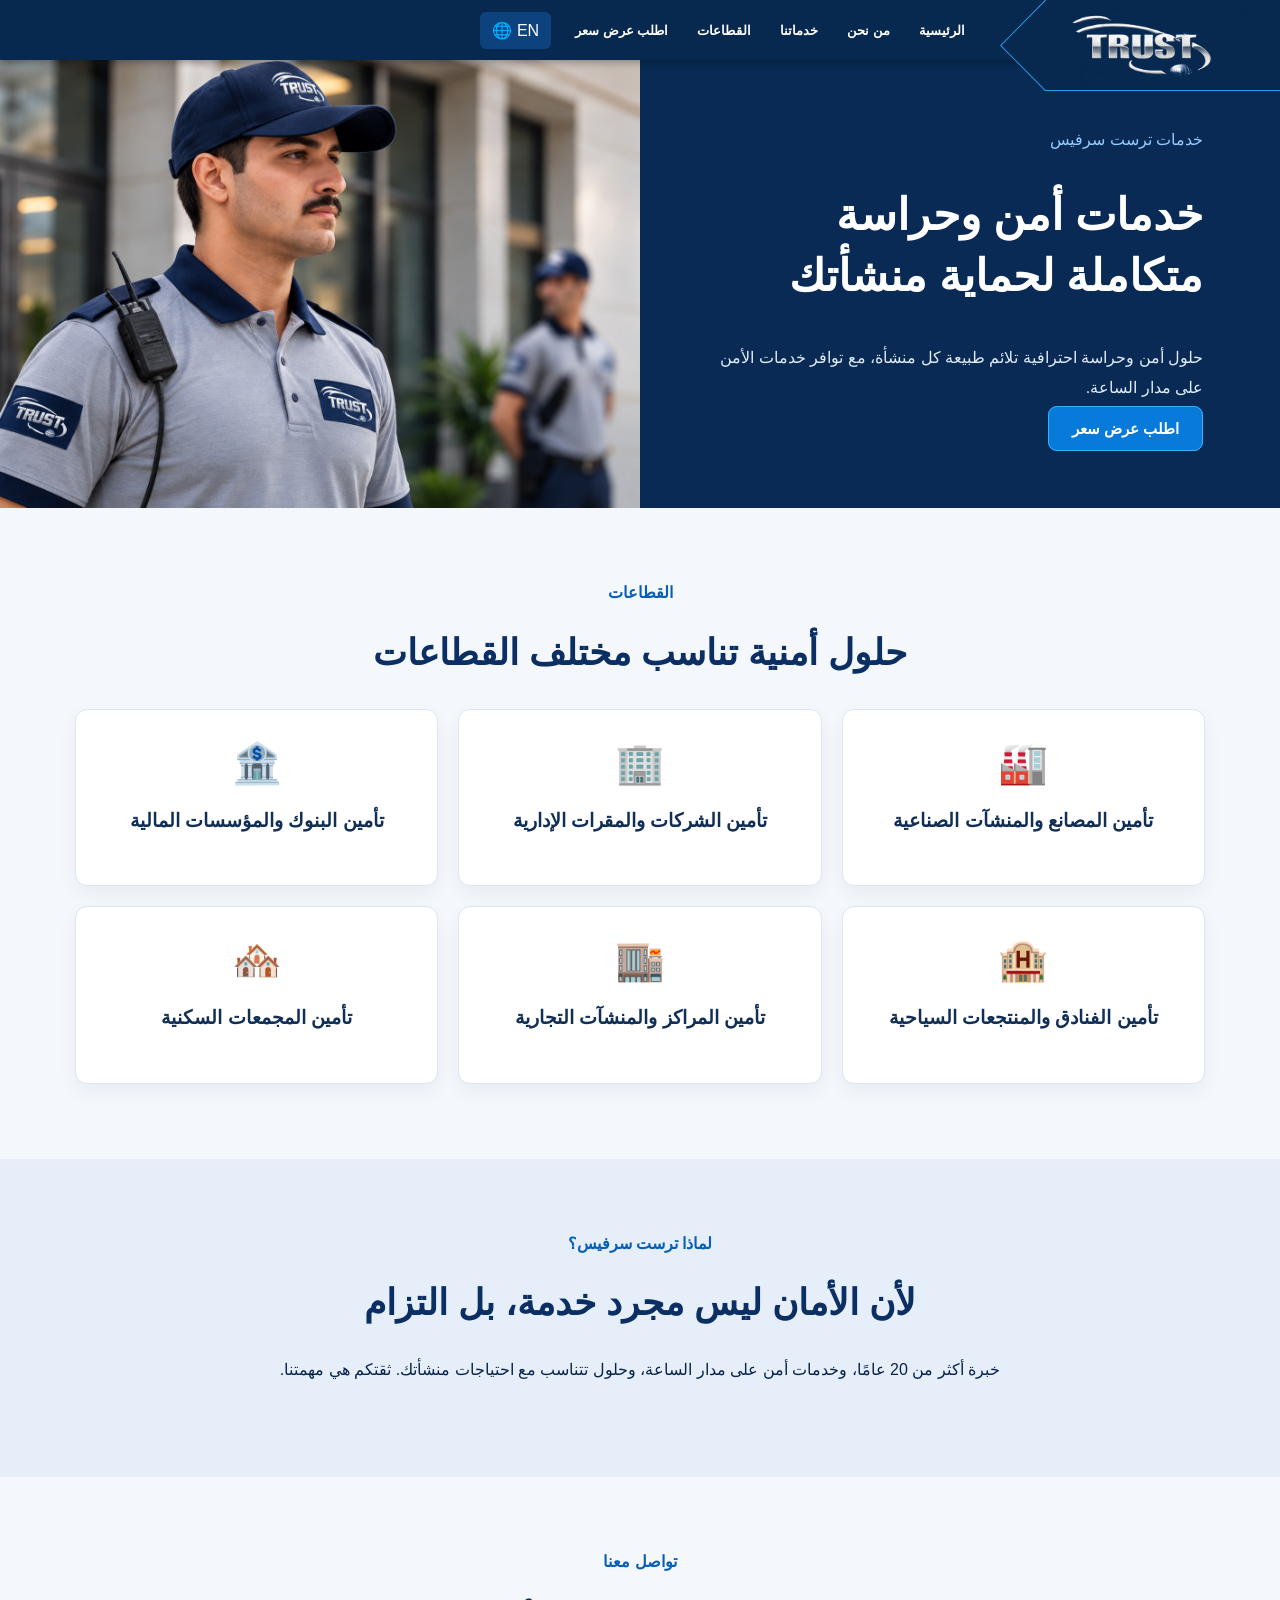
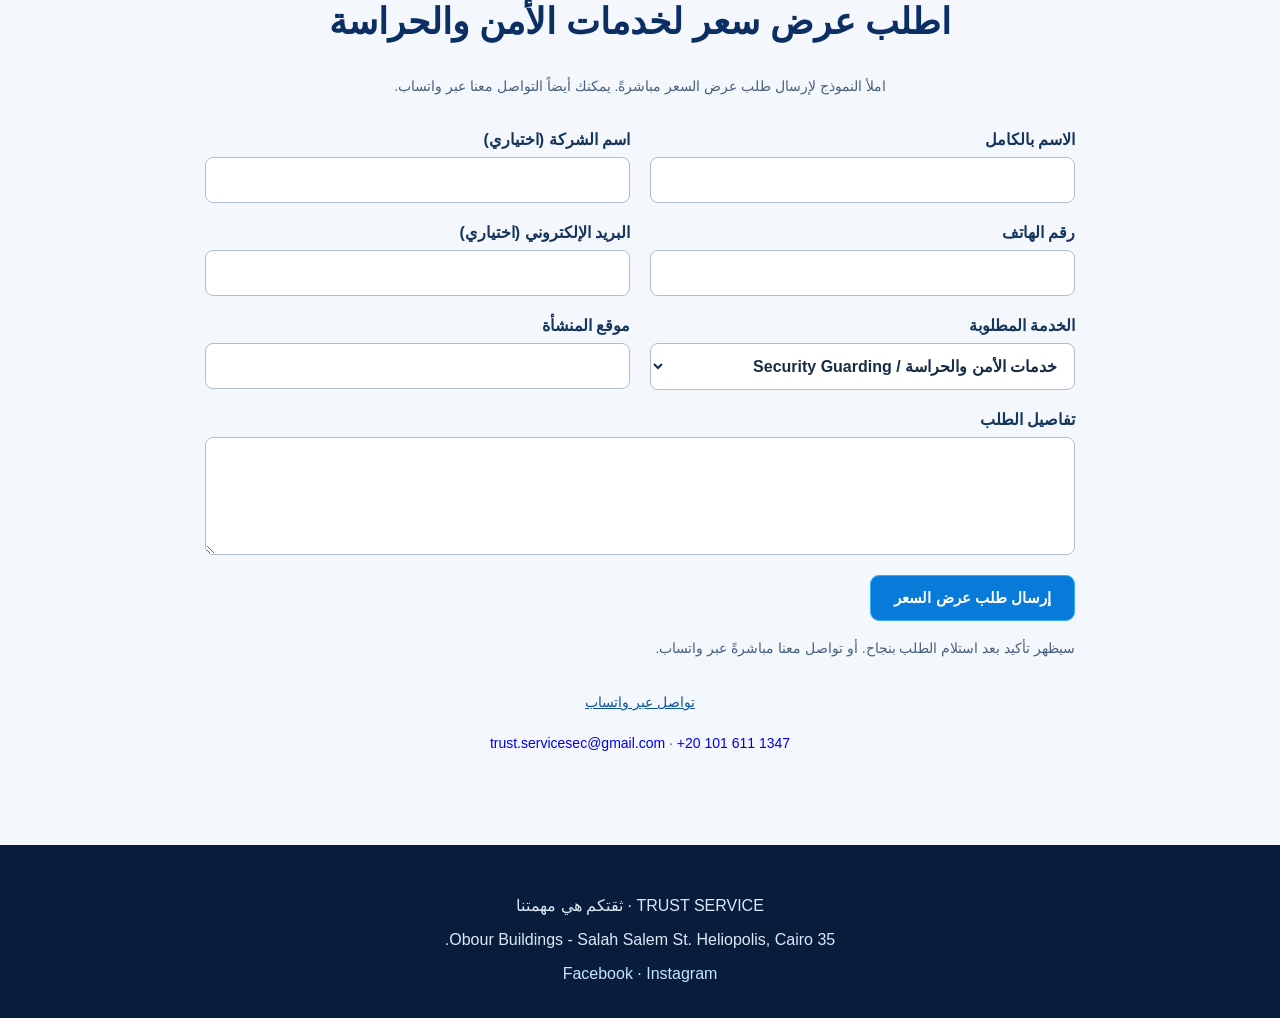
<file: security.html>
<!DOCTYPE html>
<html dir="rtl" lang="ar"><head><meta charset="utf-8"/><meta content="width=device-width,initial-scale=1" name="viewport"/><meta name="description" content="خدمات أمن وحراسة للمصانع والمخازن والشركات والمباني والمواقع تحت الإنشاء من ترست سرفيس. أفراد أمن مدربون وإشراف مستمر. اطلب عرض سعر."/>
<title>شركة أمن وحراسة في مصر | حراسة مصانع وشركات - ترست سرفيس</title>
<link rel="canonical" href="https://trustserviceeg.com/security.html"/>
<meta name="robots" content="index, follow"/>
<meta property="og:type" content="website"/>
<meta property="og:locale" content="ar_EG"/>
<meta property="og:site_name" content="Trust Service | ترست سرفيس"/>
<meta property="og:title" content="خدمات الأمن والحراسة في مصر | ترست سرفيس"/>
<meta property="og:description" content="خدمات أمن وحراسة للمصانع والشركات والمجمعات السكنية، وحلول تناسب احتياجات منشأتك. تواصل مع ترست سرفيس لطلب عرض سعر."/>
<meta property="og:url" content="https://trustserviceeg.com/security.html"/>
<meta name="twitter:card" content="summary"/>
<script type="application/ld+json">{"@context":"https://schema.org","@type":"Service","name":"خدمات الأمن والحراسة","serviceType":"Security guarding services","description":"خدمات أمن وحراسة للمصانع والشركات والمجمعات السكنية والمنشآت التجارية في مصر","areaServed":{"@type":"Country","name":"Egypt"},"provider":{"@type":"Organization","name":"Trust Service","url":"https://trustserviceeg.com/"},"url":"https://trustserviceeg.com/security.html"}</script><link href="style.css?v=rtl-fix5" rel="stylesheet"/><link href="security.css?v=mobile-overflow4" rel="stylesheet"/></head><body>
<header class="top"><div class="brand"><svg aria-hidden="true" class="brand-outline" preserveaspectratio="none" viewbox="0 0 280 90"><path d="M45 0 L0 45 L45 90 H280"></path></svg><img alt="TRUST Service" src="assets/logo_transparent.png"/></div><nav aria-label="Main navigation" class="nav"><a data-ar="الرئيسية" data-en="Home" href="index.html">الرئيسية</a><a data-ar="من نحن" data-en="About" href="about.html">من نحن</a><a data-ar="خدماتنا" data-en="Services" href="index.html#services">خدماتنا</a><a data-ar="القطاعات" data-en="Sectors" href="index.html#sectors">القطاعات</a><a data-ar="اطلب عرض سعر" data-en="Request Quote" href="#quote">اطلب عرض سعر</a></nav><button class="lang" id="lang" type="button">EN 🌐</button><button aria-expanded="false" aria-label="Toggle menu" class="hamburger" id="menu" type="button">☰</button></header>
<main><section class="security-hero"><div class="security-hero-copy"><span data-ar="خدمات ترست سرفيس" data-en="TRUST SERVICE">خدمات ترست سرفيس</span><h1 data-ar="خدمات أمن وحراسة متكاملة لحماية منشأتك" data-en="Professional Security Guarding for Your Business">خدمات أمن وحراسة متكاملة لحماية منشأتك</h1><p data-ar="حلول أمن وحراسة احترافية تلائم طبيعة كل منشأة، مع توافر خدمات الأمن على مدار الساعة." data-en="Professional guarding solutions tailored to each property, with security services available around the clock.">حلول أمن وحراسة احترافية تلائم طبيعة كل منشأة، مع توافر خدمات الأمن على مدار الساعة.</p><a class="btn primary" data-ar="اطلب عرض سعر" data-en="Request a Quote" href="#quote">اطلب عرض سعر</a></div><img alt="Trust Service security guard" src="assets/security_guard_updated.png"/></section>
<section class="security-section"><div class="section-label" data-ar="القطاعات" data-en="SECTORS">القطاعات</div><h2 data-ar="حلول أمنية تناسب مختلف القطاعات" data-en="Security Solutions Across Industries">حلول أمنية تناسب مختلف القطاعات</h2><div class="security-grid">
<article><span>🏭</span><h3 data-ar="تأمين المصانع والمنشآت الصناعية" data-en="Factory &amp; Industrial Security">تأمين المصانع والمنشآت الصناعية</h3></article>
<article><span>🏢</span><h3 data-ar="تأمين الشركات والمقرات الإدارية" data-en="Corporate Security">تأمين الشركات والمقرات الإدارية</h3></article>
<article><span>🏦</span><h3 data-ar="تأمين البنوك والمؤسسات المالية" data-en="Bank &amp; Financial Security">تأمين البنوك والمؤسسات المالية</h3></article>
<article><span>🏨</span><h3 data-ar="تأمين الفنادق والمنتجعات السياحية" data-en="Hotel &amp; Resort Security">تأمين الفنادق والمنتجعات السياحية</h3></article>
<article><span>🏬</span><h3 data-ar="تأمين المراكز والمنشآت التجارية" data-en="Commercial Property Security">تأمين المراكز والمنشآت التجارية</h3></article>
<article><span>🏘️</span><h3 data-ar="تأمين المجمعات السكنية" data-en="Residential Compound Security">تأمين المجمعات السكنية</h3></article></div></section>
<section class="security-section security-why"><div class="section-label" data-ar="لماذا ترست سرفيس؟" data-en="WHY TRUST SERVICE?">لماذا ترست سرفيس؟</div><h2 data-ar="لأن الأمان ليس مجرد خدمة، بل التزام" data-en="Security is more than a service — it's a commitment">لأن الأمان ليس مجرد خدمة، بل التزام</h2><p data-ar="خبرة أكثر من 20 عامًا، وخدمات أمن على مدار الساعة، وحلول تتناسب مع احتياجات منشأتك. ثقتكم هي مهمتنا." data-en="Over 20 years of experience, around-the-clock security services, and solutions tailored to your facility. Your trust is our mission.">خبرة أكثر من 20 عامًا، وخدمات أمن على مدار الساعة، وحلول تتناسب مع احتياجات منشأتك. ثقتكم هي مهمتنا.</p></section>
<section class="security-section quote-section" id="quote"><div class="section-label" data-ar="تواصل معنا" data-en="GET IN TOUCH">تواصل معنا</div><h2 data-ar="اطلب عرض سعر لخدمات الأمن والحراسة" data-en="Request a Security Guarding Quote">اطلب عرض سعر لخدمات الأمن والحراسة</h2><p class="quote-note" data-ar="املأ النموذج لإرسال طلب عرض السعر مباشرةً. يمكنك أيضاً التواصل معنا عبر واتساب." data-en="Complete the form to submit your quotation request directly. You can also contact us via WhatsApp.">املأ النموذج لإرسال طلب عرض السعر مباشرةً. يمكنك أيضاً التواصل معنا عبر واتساب.</p><form action="https://formspree.io/f/mkjjrkyz" class="quote-form" data-formspree="true" id="quoteForm" method="POST"><div aria-hidden="true" class="form-honeypot"><label>Leave this field empty<input autocomplete="off" name="_gotcha" tabindex="-1" type="text"/></label></div><input name="_subject" type="hidden" value="Trust Service — New Quotation Request"/>
<label><span data-ar="الاسم بالكامل" data-en="Full name">الاسم بالكامل</span><input maxlength="100" name="name" required=""/></label>
<label><span data-ar="اسم الشركة (اختياري)" data-en="Company (optional)">اسم الشركة (اختياري)</span><input maxlength="120" name="company"/></label>
<label><span data-ar="رقم الهاتف" data-en="Phone number">رقم الهاتف</span><input maxlength="25" name="phone" required="" type="tel"/></label>
<label><span data-ar="البريد الإلكتروني (اختياري)" data-en="Email (optional)">البريد الإلكتروني (اختياري)</span><input maxlength="150" name="email" type="email"/></label>
<label><span data-ar="الخدمة المطلوبة" data-en="Requested service">الخدمة المطلوبة</span><select name="service" required=""><option value="خدمات الأمن والحراسة">خدمات الأمن والحراسة / Security Guarding</option><option value="الأنظمة الأمنية وكاميرات المراقبة">الأنظمة الأمنية وكاميرات المراقبة / CCTV</option><option value="خدمات النظافة">خدمات النظافة / Cleaning Services</option></select></label>
<label><span data-ar="موقع المنشأة" data-en="Facility location">موقع المنشأة</span><input maxlength="150" name="location" required=""/></label>
<label class="full"><span data-ar="تفاصيل الطلب" data-en="Requirements">تفاصيل الطلب</span><textarea maxlength="2000" name="details" required="" rows="5"></textarea></label>
<div class="full"><button class="btn primary" data-ar="إرسال طلب عرض السعر" data-en="Submit Quotation Request" type="submit">إرسال طلب عرض السعر</button><p class="quote-note" data-ar="سيظهر تأكيد بعد استلام الطلب بنجاح. أو تواصل معنا مباشرةً عبر واتساب." data-en="You will see a confirmation after your request is received. Or contact us directly via WhatsApp.">سيظهر تأكيد بعد استلام الطلب بنجاح. أو تواصل معنا مباشرةً عبر واتساب.</p></div>
<p aria-live="polite" class="form-status" role="status"></p></form><p class="quote-note whatsapp-alt"><a data-ar="تواصل عبر واتساب" data-en="Contact via WhatsApp" href="https://wa.me/201016111347" rel="noopener noreferrer" target="_blank">تواصل عبر واتساب</a></p><p class="quote-note"><a href="mailto:trust.servicesec@gmail.com">trust.servicesec@gmail.com</a> · <a href="tel:+201016111347">+20 101 611 1347</a></p></section></main>
<footer class="security-footer"><p>TRUST SERVICE · <span data-ar="ثقتكم هي مهمتنا" data-en="Your trust is our mission">ثقتكم هي مهمتنا</span></p><p>35 Obour Buildings - Salah Salem St. Heliopolis, Cairo.</p><a href="https://www.facebook.com/share/1CmAo6zM5y/" rel="noopener noreferrer" target="_blank">Facebook</a> · <a href="https://www.instagram.com/trust.service.sec/" rel="noopener noreferrer" target="_blank">Instagram</a></footer>
<script src="script.js?v=native-nav3"></script><script src="forms.js"></script></body></html>
</file>
<file: style.css>
*{box-sizing:border-box}html{scroll-behavior:smooth}body{margin:0;font-family:Tahoma,Arial,sans-serif;color:#08234b;background:#fff}a{text-decoration:none}button{font:inherit;cursor:pointer}.top{height:60px;background:linear-gradient(100deg,#041a36,#062b57 60%,#02182f);color:#fff;display:flex;align-items:center;gap:24px;padding:0 25px;position:sticky;top:0;z-index:50;box-shadow:0 2px 8px #0005}.brand{width:225px;align-self:stretch;display:flex;align-items:center;justify-content:center;border-inline-end:1px solid #2a78bc}.brand img{width:155px;height:57px;object-fit:contain;mix-blend-mode:screen}.nav{display:flex;align-items:center;gap:29px;white-space:nowrap}.nav a{color:#fff;font-size:13px;font-weight:700;padding:21px 0}.nav a:hover{color:#3fb4ff}.top-contact{display:flex;gap:16px;align-items:center;margin-inline-start:auto;direction:ltr}.top-contact a{color:white;white-space:nowrap;font-size:12px}.top-social{display:flex;gap:10px}.top-social a,.footer-social a{display:grid;place-items:center;width:30px;height:30px;border-radius:50%;background:#1773d4;color:#fff;font-size:22px;font-weight:bold}.top-social a:last-child,.footer-social a:last-child{background:linear-gradient(40deg,#f9b72b,#d72a8a,#5733c9)}.lang{background:#0c427d;color:white;border:0;border-radius:6px;padding:9px 12px;white-space:nowrap}.hamburger{display:none;color:white;background:none;border:0;font-size:24px}.hero{position:relative;height:435px;background:#041b36;overflow:hidden;color:#fff}.hero-photo{position:absolute;inset:0 38% 0 0;background-image:linear-gradient(to left,#031b37 0%,transparent 44%),url('assets/hero_clean.jpg');background-position:center;background-size:cover}.hero-copy{position:relative;z-index:2;width:45%;padding:42px 4% 30px 2%;margin-right:0;margin-left:auto;text-align:right}.hero h1{font-size:clamp(29px,3.1vw,49px);line-height:1.33;margin:0 0 12px;font-weight:900}.hero h1 em{font-style:normal;color:#159cff}.hero p{font-size:16px;line-height:1.6;margin:0 0 4px}.hero strong{color:#28a9ff;font-size:23px}.hero-buttons{display:flex;gap:16px;margin-top:20px}.btn{border-radius:9px;padding:13px 23px;color:white;font-size:15px;font-weight:bold;text-align:center}.btn.primary{background:#087bda;border:1px solid #36b0ff}.btn.outline{border:1px solid white}.stats{position:absolute;z-index:3;bottom:0;left:4%;display:flex;align-items:center;background:#061a32b8;border:1px solid #b8d0e2a1;border-radius:12px 12px 0 0;padding:10px 15px;gap:15px}.stats div{display:grid;grid-template-columns:auto auto;column-gap:8px;align-items:center;padding:0 10px;border-left:1px solid #fff4}.stats div:last-child{border:0}.stats span{font-size:29px;grid-row:span 2}.stats b{font-size:18px;white-space:nowrap}.stats small{font-size:11px}.services{padding:15px 2.6% 12px}.section-label{text-align:center;color:#075eb7;font-size:16px;font-weight:800}.services h2{text-align:center;margin:4px 0 15px;font-size:24px}.cards{display:grid;grid-template-columns:repeat(3,minmax(0,1fr));gap:14px}.card{position:relative;height:246px;border-radius:9px;overflow:hidden;background:#092c52}.card img{width:100%;height:100%;object-fit:cover}.card:after{content:"";position:absolute;inset:40% 0 0;background:linear-gradient(transparent,#03172f 90%)}.shade{position:absolute;z-index:2;bottom:13px;right:18px;left:50px;color:white}.shade h3{font-size:19px;margin:0 0 7px}.shade p{font-size:12px;line-height:1.5;margin:0}.card>a{position:absolute;z-index:3;bottom:16px;left:16px;background:#0b7fe2;border-radius:50%;width:42px;height:42px;color:white;display:grid;place-items:center;font-size:26px}.sectors{padding:3px 2.6% 20px}.sector-grid{display:grid;grid-template-columns:repeat(6,minmax(0,1fr));gap:9px;margin-top:12px}.sector-grid>div{background:#edf2f8;border-radius:8px;display:flex;align-items:center;justify-content:center;gap:10px;min-height:75px;padding:10px}.sector-grid span{font-size:31px;color:#0a3166}.sector-grid b{font-size:12px;line-height:1.5}.about{background:#f4f7fb;text-align:center;padding:40px 22px}.about h2{font-size:24px}.about p{max-width:880px;margin:auto;line-height:1.9}footer{background:linear-gradient(95deg,#051c3b,#00284e);color:white;padding:20px 2.6%}.footer-inner{display:flex;align-items:center;justify-content:space-between;gap:18px}.footer-inner>a,.address{color:white;display:flex;gap:12px;align-items:center;font-size:13px;direction:ltr}.footer-icon{font-size:29px}.footer-social{display:flex;gap:12px}.footer-social a{width:38px;height:38px;font-size:27px}.address{line-height:1.6}html[dir=ltr] .hero-photo{inset:0 0 0 38%;background-image:linear-gradient(to right,#031b37 0%,transparent 44%),url('assets/hero_clean.jpg')}html[dir=ltr] .hero-copy{margin-left:0;margin-right:auto;text-align:left;padding:42px 2% 30px 4%}html[dir=ltr] .shade{left:18px;right:50px}html[dir=ltr] .card>a{left:auto;right:16px}html[dir=ltr] .stats{left:auto;right:4%}
@media(max-width:1250px){.top{gap:12px;padding:0 14px}.nav{gap:13px}.top-contact a:first-child{display:none}.brand{width:170px}.brand img{width:130px}.hero-copy{width:49%}.hero h1{font-size:35px}.hero p{font-size:14px}.stats{transform:scale(.85);transform-origin:bottom left}}@media(max-width:900px){.top{height:64px;gap:14px}.brand{width:auto;margin-inline-end:auto}.brand img{width:125px}.hamburger{display:block}.nav{display:none;position:absolute;top:64px;right:0;left:0;background:#08264a;padding:12px 22px;flex-direction:column;align-items:stretch;gap:0}.nav.open{display:flex}.nav a{padding:12px}.top-contact{display:none}.hero{height:auto;min-height:680px;display:flex;flex-direction:column}.hero-photo{position:relative;inset:auto!important;width:100%;height:310px;background-image:url('assets/hero_clean.jpg')!important;background-position:center}.hero-copy,html[dir=ltr] .hero-copy{width:100%;padding:24px;text-align:start;margin:0}.hero h1{font-size:32px}.stats{position:relative;left:auto!important;right:auto!important;bottom:auto;transform:none;margin:0 12px 10px;justify-content:center}.cards{grid-template-columns:1fr}.card{height:260px}.sector-grid{grid-template-columns:repeat(3,1fr)}.footer-inner{flex-wrap:wrap;justify-content:center}.footer-inner>*{margin:8px}.services h2{font-size:21px}}@media(max-width:520px){.top-social{display:none}.hero h1{font-size:29px}.hero-buttons{flex-direction:column}.stats{gap:0;padding:9px 2px}.stats div{padding:0 5px}.stats span{font-size:19px}.stats b{font-size:13px}.stats small{font-size:9px}.sector-grid{grid-template-columns:repeat(2,1fr)}.sector-grid>div{min-height:86px}.footer-inner{align-items:flex-start;flex-direction:column}.hero-photo{height:260px}}
/* Refinements requested: artwork-integrated logo, clean hero image, clearer icons */
.brand{width:235px;border-inline-end:0;overflow:hidden}.brand img{width:225px;height:60px;object-fit:contain;mix-blend-mode:normal}
.stats{bottom:12px;border-radius:12px;direction:rtl}.stats div{min-width:130px}.stat-icon{display:flex;align-items:center;justify-content:center}.stat-icon svg{width:31px;height:31px}
.sector-icon{display:inline-flex;align-items:center;justify-content:center;color:#073367;flex-shrink:0}.sector-icon svg{width:32px;height:32px}
.footer-icon{display:inline-flex;align-items:center;justify-content:center;flex-shrink:0}.footer-icon svg{width:30px;height:30px}
@media(max-width:1250px){.brand{width:170px}.brand img{width:165px;height:55px}}
@media(max-width:900px){.brand{width:140px}.brand img{width:135px;height:54px}.stats{bottom:auto}}
/* Header logo treatment matching the approved mockup */
.top{overflow:visible;padding-right:315px}
.brand{position:absolute;top:0;right:0;width:300px;height:110px;z-index:60;border:0;display:flex;align-items:center;justify-content:center;overflow:hidden;clip-path:polygon(16% 0,100% 0,100% 100%,20% 100%,0 48%);background:linear-gradient(125deg,#0b4585,#062951 55%,#03182f);box-shadow:none}
.brand::before{content:"";position:absolute;inset:0;clip-path:polygon(16% 0,100% 0,100% 100%,20% 100%,0 48%);border-bottom:1px solid #2999ef;pointer-events:none}
.brand img{width:245px;height:100px;object-fit:contain;mix-blend-mode:normal;margin-right:-20px}
@media(max-width:1250px){.top{padding-right:255px}.brand{width:245px;height:92px}.brand img{width:205px;height:82px}}
@media(max-width:900px){.top{padding-right:175px}.brand{width:175px;height:78px}.brand img{width:145px;height:68px;margin-right:-12px}}
@media(max-width:480px){.top{padding-right:140px}.brand{width:145px;height:70px}.brand img{width:125px;height:58px}}

/* Uniform navy header mark: no mismatched blue panels or detached arrow. */
.brand{position:absolute;top:0;right:0;width:280px;height:91px;z-index:60;display:flex;align-items:center;justify-content:center;overflow:hidden;border:0;clip-path:none;background:#08294f;box-shadow:none;padding-left:35px;}
.brand::before{content:"";position:absolute;inset:0;clip-path:polygon(0 50%,16% 0,100% 0,100% 100%,16% 100%);background:#2a9be6;z-index:0;border:0;}
.brand::after{content:"";position:absolute;inset:1.5px;clip-path:polygon(0 50%,16% 0,100% 0,100% 100%,16% 100%);background:#08294f;z-index:1;}
.brand img{position:relative;z-index:2;width:205px;height:79px;object-fit:contain;mix-blend-mode:normal;margin:0;}
.top{background:#08294f;}
@media(max-width:1250px){.brand{width:225px;height:80px;padding-left:26px}.brand img{width:175px;height:67px}.top{padding-right:235px}}
@media(max-width:900px){.brand{width:170px;height:64px;padding-left:19px}.brand img{width:135px;height:52px}.top{padding-right:180px}}
@media(max-width:480px){.brand{width:145px;height:64px;padding-left:15px}.brand img{width:118px;height:48px}.top{padding-right:150px}}

/* Final header edge alignment: one continuous SVG stroke, not overlapping CSS polygons. */
.brand{background:#08294f;clip-path:none;isolation:isolate;overflow:visible;padding-left:35px;}
.brand::before,.brand::after{content:none!important;display:none!important;}
.brand-outline{position:absolute;inset:0;width:100%;height:100%;z-index:1;overflow:visible;pointer-events:none;}
.brand-outline path{fill:none;stroke:#2a9be6;stroke-width:1.8;vector-effect:non-scaling-stroke;stroke-linejoin:round;stroke-linecap:round;}
.brand img{position:relative;z-index:2;}

/* Arrow correction: same polygon controls BOTH the navy fill and blue border.
   Removes the rectangular panel previously visible outside the chevron. */
.brand {
  background:#08294f !important;
  clip-path:polygon(16.0714% 0, 100% 0, 100% 100%, 16.0714% 100%, 0 50%) !important;
  -webkit-clip-path:polygon(16.0714% 0, 100% 0, 100% 100%, 16.0714% 100%, 0 50%) !important;
  overflow:hidden !important;
}
.brand-outline {inset:0; display:block;}
.brand-outline path {stroke:#2a9be6;stroke-width:2;fill:none;vector-effect:non-scaling-stroke;}

/* Header contact details removed at customer request. */
.top-contact{display:none!important}

.footer-social a svg{display:block;width:25px;height:25px}

/* English header: mirror the brand panel and place logo on the left. */
html[dir="ltr"] .top{padding-right:25px;padding-left:315px}
html[dir="ltr"] .brand{
 right:auto;left:0;padding-left:0;padding-right:35px;
 clip-path:polygon(0 0,83.9286% 0,100% 50%,83.9286% 100%,0 100%) !important;
 -webkit-clip-path:polygon(0 0,83.9286% 0,100% 50%,83.9286% 100%,0 100%) !important;
}
html[dir="ltr"] .brand-outline{transform:scaleX(-1)}
@media(max-width:1250px){html[dir="ltr"] .top{padding-left:235px;padding-right:14px}html[dir="ltr"] .brand{padding-right:26px}}
@media(max-width:900px){html[dir="ltr"] .top{padding-left:180px;padding-right:14px}html[dir="ltr"] .brand{padding-right:19px}}
@media(max-width:480px){html[dir="ltr"] .top{padding-left:150px;padding-right:14px}html[dir="ltr"] .brand{padding-right:15px}}

/* Mobile statistics: keep English and Arabic labels inside their cards. */
@media (max-width: 600px) {
  .hero .stats {width:calc(100% - 24px);max-width:100%;margin:0 12px 12px;display:grid;grid-template-columns:repeat(3,minmax(0,1fr));gap:0;padding:8px 4px;direction:inherit;transform:none;box-sizing:border-box;}
  .hero .stats > div {min-width:0;max-width:100%;width:100%;display:flex;flex-direction:column;justify-content:center;align-items:center;text-align:center;gap:3px;padding:4px 3px;box-sizing:border-box;overflow-wrap:anywhere;}
  .hero .stats b {font-size:clamp(10px,2.8vw,14px);line-height:1.2;white-space:normal;overflow-wrap:anywhere;}
  .hero .stats small {font-size:clamp(9px,2.45vw,11px);line-height:1.25;white-space:normal;overflow-wrap:anywhere;}
  .hero .stats .stat-icon {font-size:20px;line-height:1;flex:0 0 auto;}
  .hero .stats .stat-icon svg {width:24px;height:24px;}
}

/* Quotation form submission feedback and spam trap */
.form-honeypot{position:absolute!important;inset:auto!important;width:1px!important;height:1px!important;padding:0!important;margin:0!important;overflow:hidden!important;clip-path:inset(50%)!important;white-space:nowrap!important;pointer-events:none!important}
.form-status{margin:14px 0 0;font-weight:700;line-height:1.7}
.form-status:empty{display:none}
.form-status.success{color:#146b3a}
.form-status.error{color:#b42318}
button[type="submit"]:disabled{opacity:.65;cursor:wait}
.whatsapp-alt a{color:#0d579d;text-decoration:underline}

/* Mobile navigation: keep the expanded menu above the logo and page content. */
@media (max-width:900px) {
  .top {isolation:isolate; overflow:visible;}
  .top .nav {z-index:1000; top:100%; left:0; right:0; width:100%; max-height:calc(100dvh - 64px); overflow-y:auto; box-shadow:0 10px 18px #0005; pointer-events:auto;}
  .top .nav.open {display:flex;}
  .top .nav a {display:block;position:relative;z-index:1001;pointer-events:auto;touch-action:manipulation;min-height:46px;}
  .top .hamburger {position:relative;z-index:1002;touch-action:manipulation;}
  .top .brand {pointer-events:none;}
}

/* Mobile viewport containment: avoid RTL pages rendering outside the screen. */
html {max-width:100%;overflow-x:clip;}
body {width:100%;max-width:100%;overflow-x:clip;}
img,svg,video {max-width:100%;}
@media(max-width:900px) {
 .top {width:100%;max-width:100%;}
 .top .nav {box-sizing:border-box;max-width:100vw;}
 .security-hero,.about-hero,.contact-content,.contact-info {width:100%;max-width:100%;min-width:0;}
 .security-hero > *, .about-hero > *, .contact-content > * {min-width:0;max-width:100%;}
 .security-section,.about-wrap,.contact-container {box-sizing:border-box;width:100%;max-width:100%;min-width:0;}
 .security-grid,.about-value-grid,.about-service-links,.quote-form,.contact-form {min-width:0;max-width:100%;}
 .security-grid > *, .quote-form > *, .contact-form > * {min-width:0;max-width:100%;}
 .quote-form input,.quote-form select,.quote-form textarea {min-width:0;max-width:100%;box-sizing:border-box;}
}

/* RTL overflow safeguard: hidden spam field must remain in-flow anchored, never offset thousands of pixels. */
html[dir="rtl"] body{overflow-x:clip;}

/* Selected clients: readable bilingual name cards until approved logo files are uploaded */
.client-history h2{font-size:26px;color:#08234b}.client-history p{line-height:1.8}.client-names span{display:flex;align-items:center;justify-content:center;min-width:175px;min-height:65px;padding:15px 20px;border-radius:9px;background:#fff;border:1px solid #d7e3ef;color:#10345c;font-weight:700;box-shadow:0 2px 8px #0b2d5010}.client-history{scroll-margin-top:70px}

/* Responsive, original-brand client logo gallery */
.client-logos{display:grid;grid-template-columns:repeat(4,minmax(0,1fr));gap:18px;max-width:1040px;margin:26px auto 0}.client-card{display:flex;align-items:center;justify-content:center;min-height:116px;padding:18px;background:#fff;border:1px solid #e1e8f0;border-radius:12px;box-shadow:0 3px 12px rgba(14,42,73,.05)}.client-card img{display:block;max-width:100%;max-height:82px;width:auto;height:auto;object-fit:contain}.client-card img[hidden]{display:none}.client-card span{font-weight:700;color:#183858;text-align:center}.client-card span[hidden]{display:none}@media(max-width:700px){.client-logos{grid-template-columns:repeat(2,minmax(0,1fr));gap:10px}.client-card{min-height:90px;padding:12px}.client-card img{max-height:64px}}
</file>
<file: about.css>
.about-hero{display:grid;grid-template-columns:1fr 1fr;background:#09284f;color:#fff;min-height:440px}.about-hero-content{padding:70px clamp(25px,6vw,95px);align-self:center}.about-hero-content>span{color:#9bc9ff;font-weight:700}.about-hero h1{font-size:clamp(40px,5vw,66px);margin:18px 0}.about-hero p{font-size:clamp(19px,2vw,25px);line-height:1.7}.about-hero-photo{background:url("assets/security_guard_updated.png") center 30%/cover no-repeat;min-height:350px}.about-wrap{max-width:1180px;margin:auto;padding:75px 25px;text-align:center}.about-wrap h2,.about-values h2{font-size:clamp(26px,3vw,37px);color:#092e5b;margin:12px 0 26px}.about-intro p{max-width:890px;margin:auto;line-height:2.1;color:#40546e;font-size:18px}.about-values{background:#eaf1f9}.about-value-grid{display:grid;grid-template-columns:repeat(3,1fr);gap:22px}.about-value-grid article{background:#fff;border:1px solid #dbe5f0;border-radius:14px;padding:35px 25px;box-shadow:0 8px 20px #082a5510}.about-value-grid span{font-size:35px}.about-value-grid h3{color:#0b315e}.about-value-grid p{line-height:1.8;color:#52637b}.about-values{padding:0}.about-service-links{display:grid;grid-template-columns:repeat(3,1fr);gap:22px}.about-service-links a{background:#fff;border-radius:12px;overflow:hidden;text-decoration:none;color:#0b315e;box-shadow:0 8px 25px #092b531c}.about-service-links img{width:100%;height:190px;object-fit:cover}.about-service-links strong{display:block;padding:20px;font-size:18px}.about-cta{text-align:center;background:#0b2e5c;color:white;padding:70px 25px}.about-cta h2{color:white;font-size:35px}.about-cta p{margin-bottom:30px}@media(max-width:760px){.about-hero{grid-template-columns:1fr}.about-hero-photo{min-height:260px}.about-value-grid,.about-service-links{grid-template-columns:1fr}}
.about-hero{grid-template-columns:minmax(0,1fr) minmax(0,1fr);}
.about-hero-content,.about-hero-photo{min-width:0;max-width:100%;}
@media(max-width:760px){.about-hero{grid-template-columns:minmax(0,1fr);}}
</file>
<file: security.css>
body{background:#f4f7fb}.security-hero{display:grid;grid-template-columns:1fr 1fr;background:#082a55;color:#fff;min-height:440px}.security-hero-copy{padding:70px clamp(25px,6vw,100px);align-self:center}.security-hero-copy>span{color:#94caff}.security-hero h1{font-size:clamp(30px,3.4vw,50px);line-height:1.4}.security-hero p{line-height:1.9;color:#e0ecf8}.security-hero img{width:100%;height:100%;min-height:380px;object-fit:cover}.security-section{max-width:1180px;margin:auto;padding:75px 25px;text-align:center}.security-section h2{font-size:clamp(25px,3vw,36px);color:#0b2f63}.security-grid{display:grid;grid-template-columns:repeat(3,1fr);gap:20px;margin-top:35px}.security-grid article{background:#fff;border:1px solid #dce5f0;border-radius:12px;padding:30px 15px;box-shadow:0 8px 20px #0b2f630d}.security-grid span{font-size:40px}.security-grid h3{font-size:19px;color:#102e56;line-height:1.6}.security-why{background:#e6eff9;max-width:none}.security-why p{line-height:2}.quote-section{max-width:920px}.quote-form{display:grid;grid-template-columns:1fr 1fr;gap:20px;text-align:start;margin-top:30px}.quote-form label{display:flex;flex-direction:column;gap:8px;font-weight:700;color:#15355c}.quote-form input,.quote-form select,.quote-form textarea{font:inherit;padding:13px;border:1px solid #aebfd5;border-radius:8px;background:white;color:#182c45;width:100%}.quote-form .full{grid-column:1/-1}.quote-form button{border:0;cursor:pointer}.quote-note{font-size:14px;line-height:1.9;color:#48617f}.security-footer{background:#071d3b;color:#dce8f7;text-align:center;padding:35px 20px}.security-footer a{color:#c7e4ff}@media(max-width:800px){.security-hero{grid-template-columns:1fr}.security-hero img{height:280px;min-height:0}.security-grid{grid-template-columns:1fr 1fr}.quote-form{grid-template-columns:1fr}}@media(max-width:520px){.security-grid{grid-template-columns:1fr}}
/* Compact mobile service/sector cards on the three service pages. */
@media (max-width: 600px) {
 .security-section {padding: 42px 16px;}
 .security-section h2 {font-size: clamp(22px, 5.8vw, 27px);line-height:1.3;margin:10px 0 0;}
 .security-grid {display:grid;grid-template-columns:repeat(2,minmax(0,1fr));gap:12px;margin-top:22px;}
 .security-grid article {min-width:0;min-height:136px;padding:18px 9px 15px;border-radius:12px;display:flex;flex-direction:column;justify-content:center;align-items:center;}
 .security-grid span {font-size:29px;line-height:1.2;}
 .security-grid h3 {font-size:clamp(13px,3.6vw,16px);line-height:1.45;margin:12px 0 0;overflow-wrap:break-word;}
}
@media (max-width: 350px) {
 .security-section {padding-inline:10px;}
 .security-grid {gap:9px;}
 .security-grid article {padding-inline:6px;}
 .security-grid h3 {font-size:12px;}
}

/* Prevent intrinsic grid sizing from widening mobile RTL service pages. */
.security-hero {grid-template-columns:minmax(0,1fr) minmax(0,1fr);}
.security-hero-copy,.security-hero img {min-width:0;max-width:100%;}
@media(max-width:800px) { .security-hero {grid-template-columns:minmax(0,1fr);} }
</file>
<file: contact.css>
body{background:#f4f7fb}.contact-banner{background:linear-gradient(120deg,#08264e,#0d4684);color:#fff;padding:85px 25px}.contact-container{max-width:1180px;margin:auto}.contact-banner span{color:#a8d5ff;font-weight:700}.contact-banner h1{font-size:clamp(36px,5vw,58px);margin:12px 0}.contact-banner p{font-size:19px;line-height:1.9;max-width:750px}.contact-info{display:grid;grid-template-columns:repeat(3,minmax(0,1fr));gap:20px;padding:48px 25px}.contact-tile{min-width:0;display:flex;flex-direction:column;align-items:center;text-align:center;gap:12px;padding:30px 18px;border:1px solid #d9e3f0;background:#fff;border-radius:13px;text-decoration:none;color:#0b2e59;box-shadow:0 7px 20px #092b5310}.contact-tile b{overflow-wrap:anywhere}.contact-icon{font-size:32px;color:#1377c5}.contact-content{display:grid;grid-template-columns:0.85fr 1.15fr;gap:45px;padding:25px 25px 90px;align-items:start}.contact-intro h2{font-size:clamp(26px,3vw,36px);color:#0b315e;line-height:1.4}.contact-intro>p{line-height:2;color:#455e78}.contact-note{background:#e6eff9;border-inline-start:4px solid #1675c2;border-radius:7px;padding:17px;margin:24px 0;color:#173a64}.contact-note p{font-size:14px;line-height:1.8;margin:8px 0 0}.contact-whatsapp{color:#0a6e42;font-weight:700;line-height:1.8}.contact-form{display:grid;grid-template-columns:1fr 1fr;gap:18px;padding:30px;background:#fff;border:1px solid #dce5ef;border-radius:14px;box-shadow:0 12px 35px #0a315517}.contact-form label{display:flex;flex-direction:column;gap:8px;color:#17375d;font-weight:700}.contact-form input,.contact-form select,.contact-form textarea{box-sizing:border-box;width:100%;min-width:0;padding:13px;border:1px solid #b9c8d9;border-radius:7px;font:inherit;color:#182d45;background:white}.contact-form input:focus,.contact-form select:focus,.contact-form textarea:focus{outline:2px solid #1a84d0;outline-offset:1px}.contact-form .full{grid-column:1/-1}.contact-form button{border:0;cursor:pointer}@media(max-width:900px){.contact-content{grid-template-columns:1fr}.contact-info{grid-template-columns:1fr}}@media(max-width:550px){.contact-form{grid-template-columns:1fr;padding:20px}.contact-banner{padding:55px 25px}}
</file>
